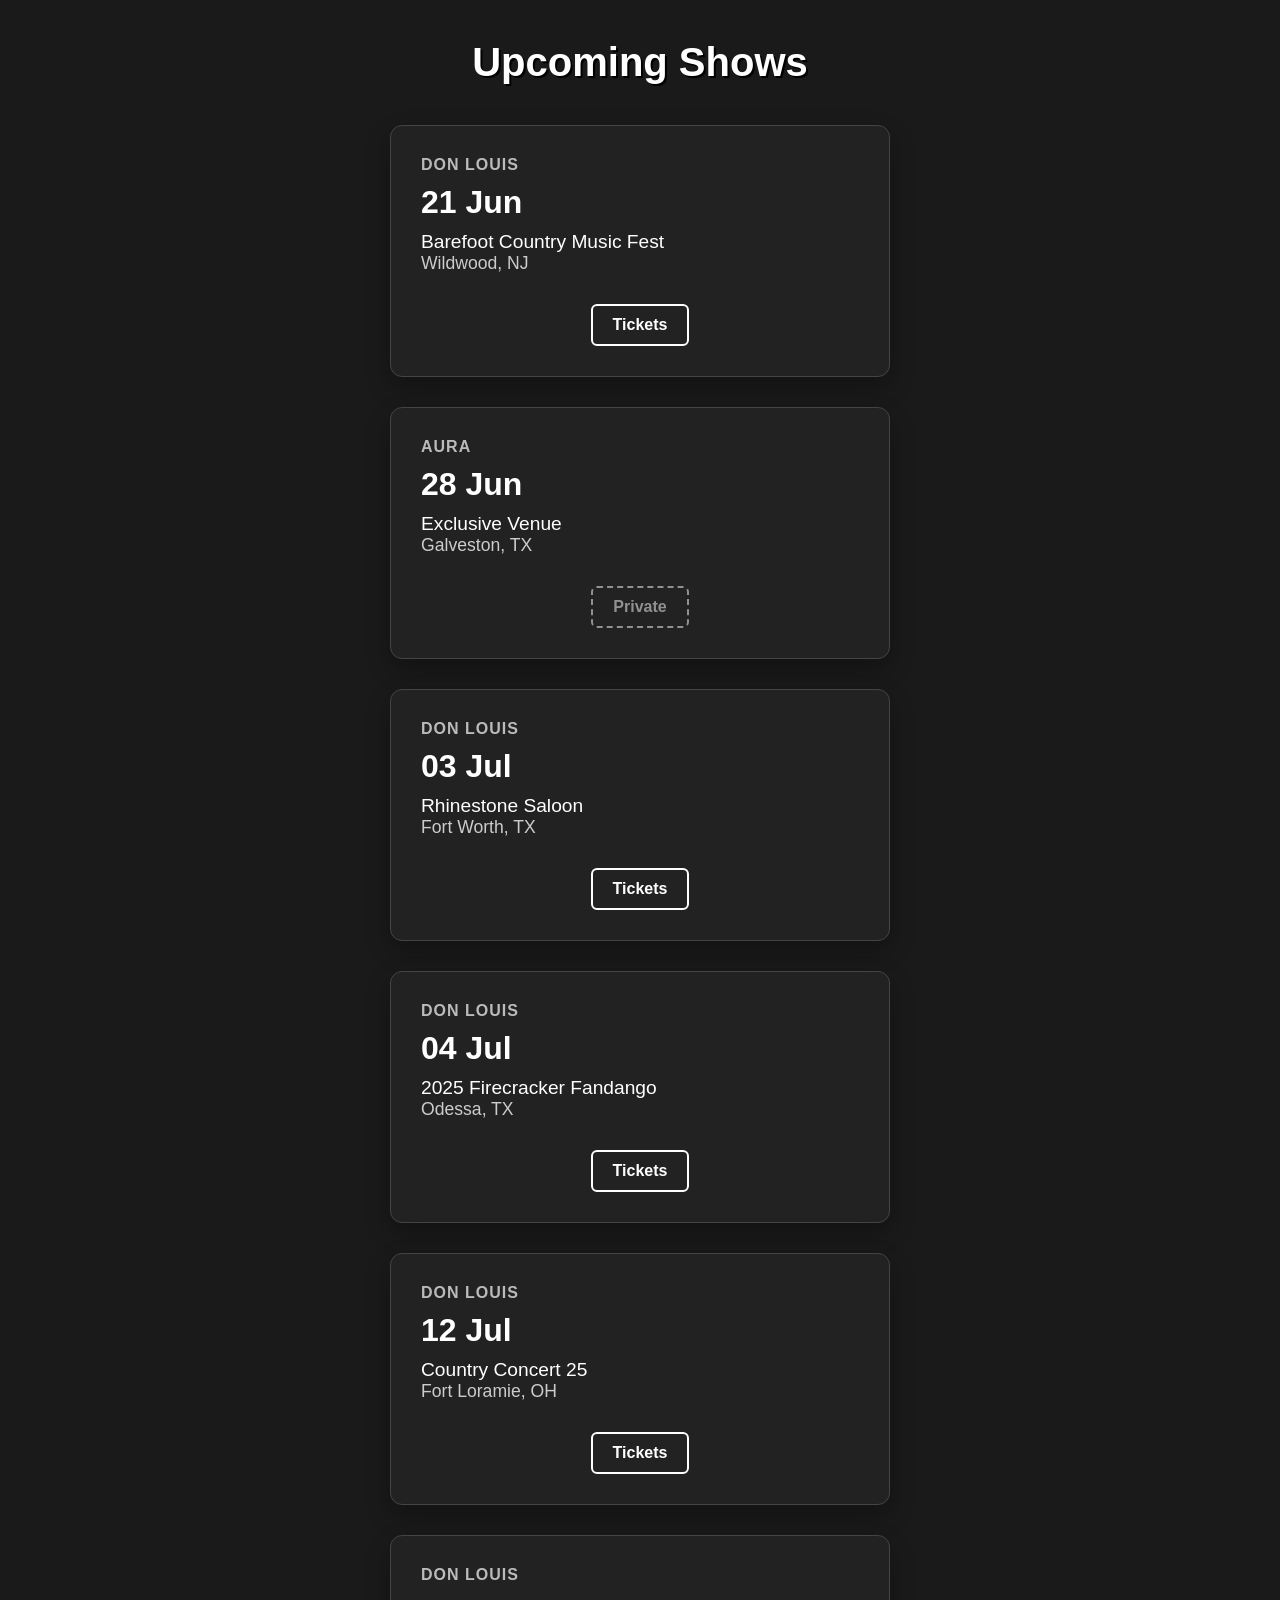
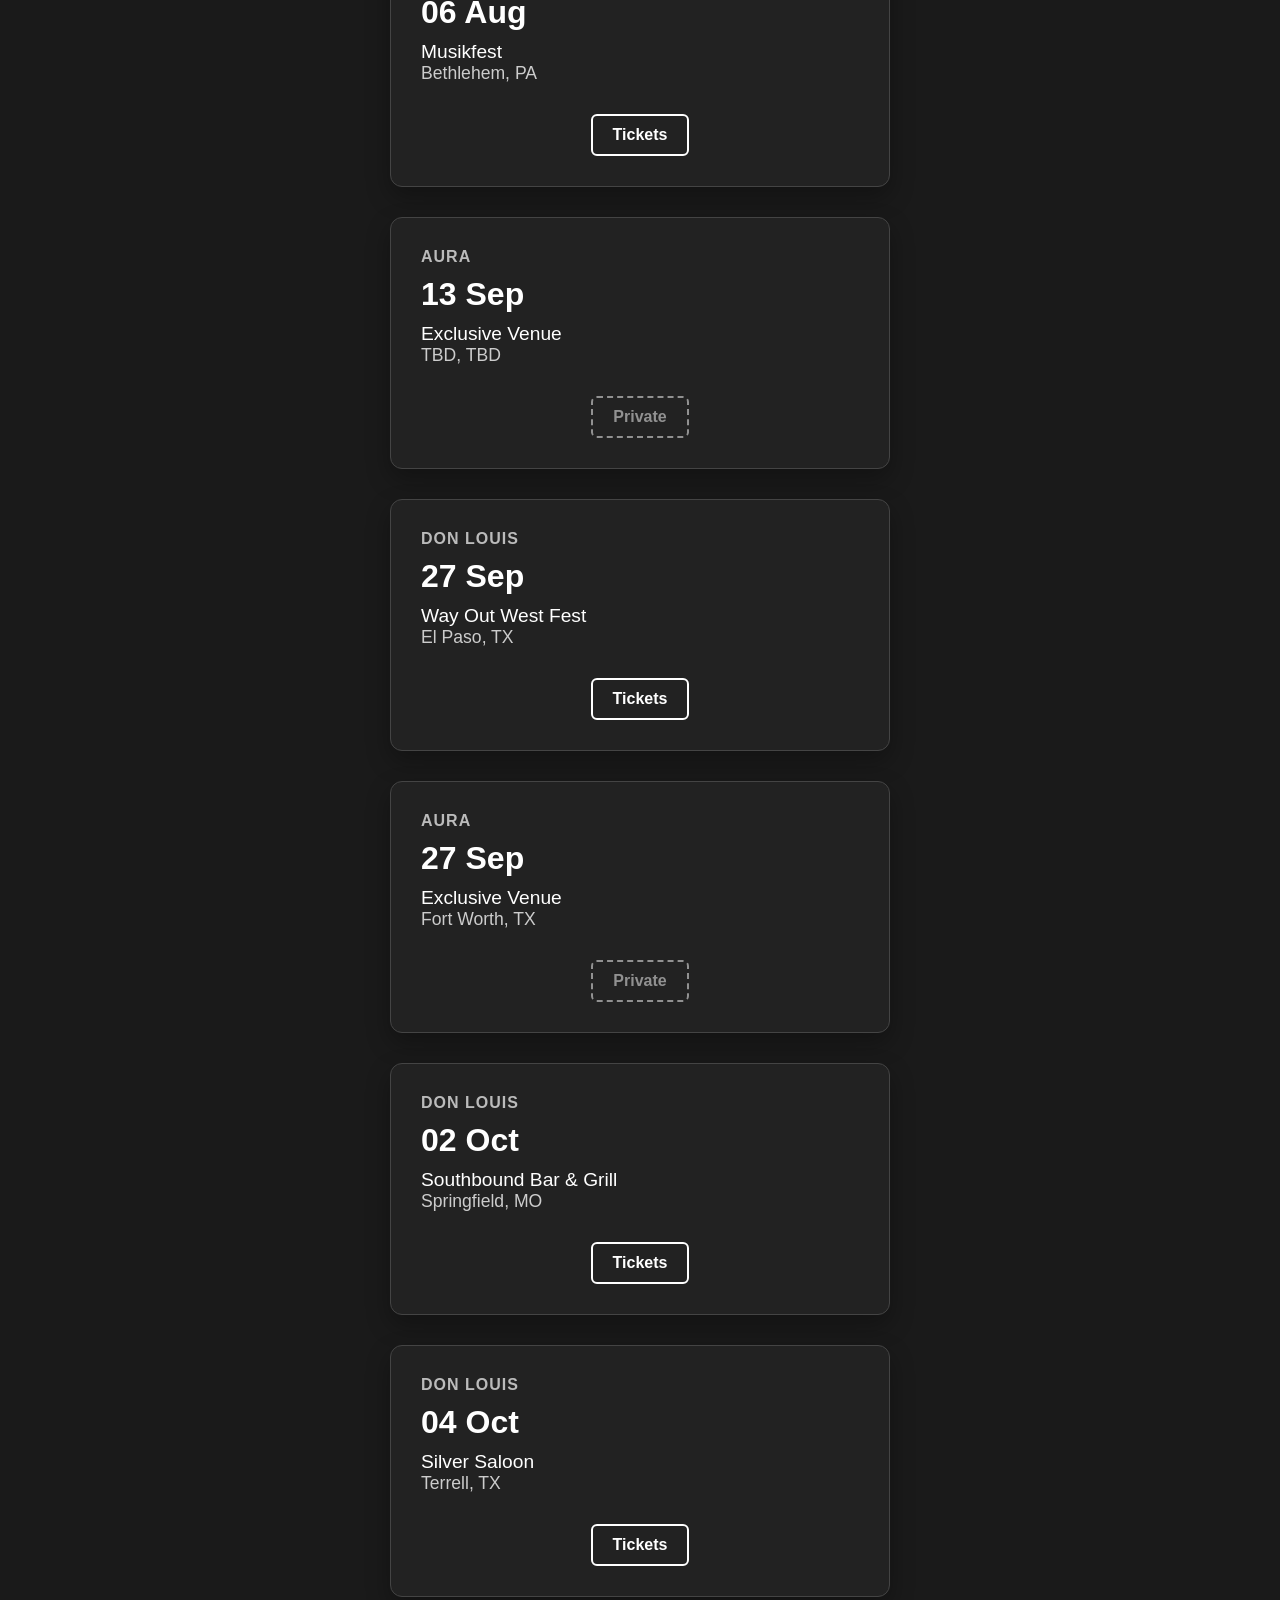
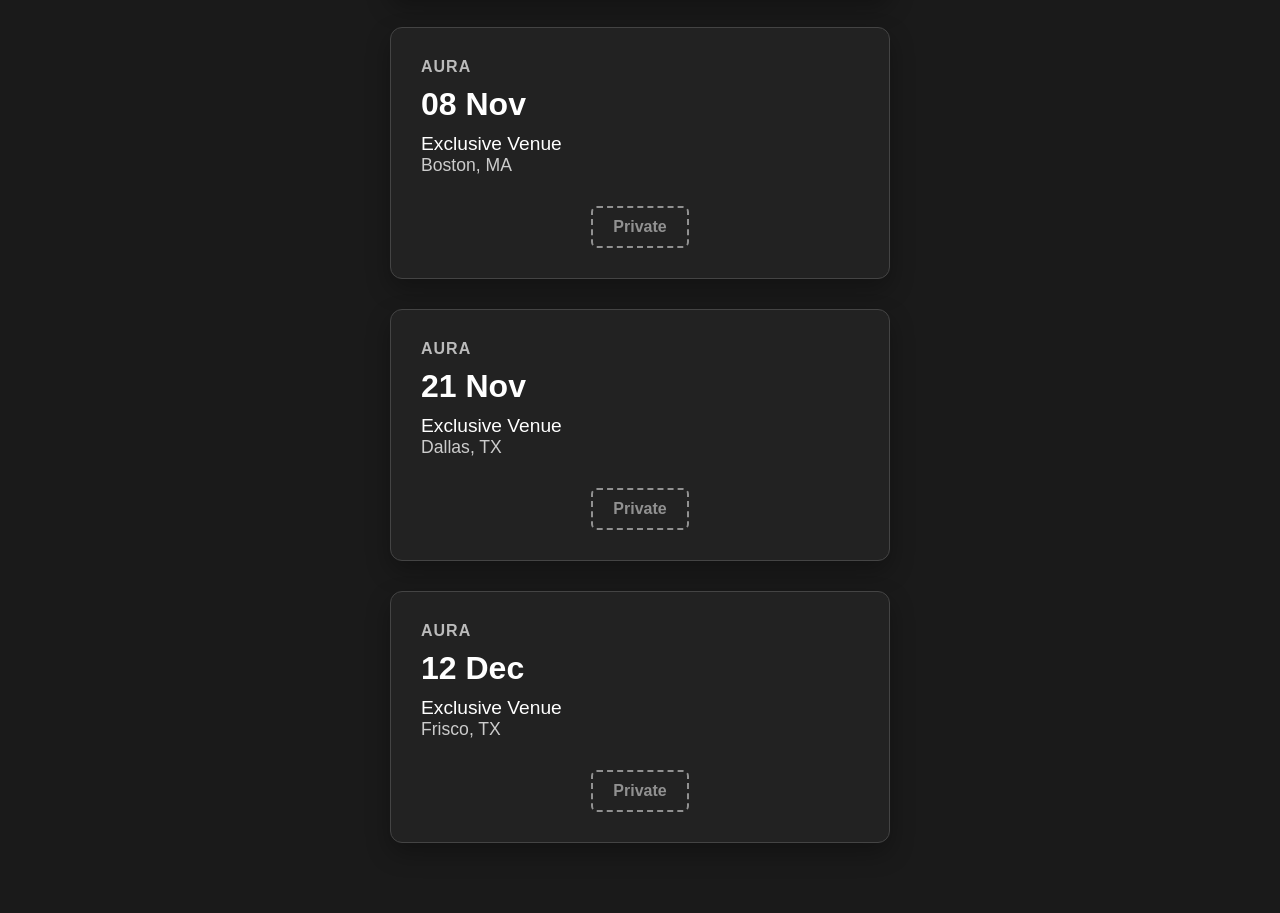
<file: index.html>
<!DOCTYPE html>
<html lang="en">
<head>
  <meta charset="UTF-8">
  <title>Tour Dates</title>
  <style>
    body {
      background-color: #1a1a1a;
      font-family: 'Helvetica Neue', sans-serif;
      color: #fff;
      margin: 0;
      padding: 40px 20px;
      display: flex;
      justify-content: center;
    }
    .container {
      max-width: 500px;
      width: 100%;
    }
    .heading {
      font-size: 2.5em;
      text-align: center;
      margin-bottom: 40px;
      font-weight: bold;
      text-shadow: 2px 2px #000;
    }
    .card {
      background-color: #222;
      border: 1px solid #444;
      border-radius: 12px;
      padding: 30px;
      margin-bottom: 30px;
      box-shadow: 0 10px 25px rgba(0, 0, 0, 0.3);
    }
    .artist {
      font-size: 1em;
      font-weight: bold;
      letter-spacing: 1px;
      text-transform: uppercase;
      color: #bbb;
      margin-bottom: 10px;
    }
    .date {
      font-size: 2em;
      font-weight: bold;
      margin-bottom: 10px;
    }
    .venue {
      font-size: 1.2em;
      font-weight: 500;
    }
    .location {
      font-size: 1.1em;
      margin-bottom: 30px;
      color: #ccc;
    }
    .buttons {
      display: flex;
      justify-content: center;
    }
    .buttons a,
    .buttons span {
      text-decoration: none;
      color: #fff;
      border: 2px solid #fff;
      padding: 10px 20px;
      border-radius: 6px;
      font-weight: bold;
      transition: all 0.3s ease;
    }
    .buttons a:hover {
      background-color: #fff;
      color: #000;
    }
    .buttons span {
      opacity: 0.5;
      cursor: default;
      background-color: transparent;
      border-style: dashed;
    }
  </style>
</head>
<body>
  <div class="container">
    <div class="heading">Upcoming Shows</div>
    
    <div class="card">
      <div class="artist">Don Louis</div>
      <div class="date">21 Jun</div>
      <div class="venue">Barefoot Country Music Fest</div>
      <div class="location">Wildwood, NJ</div>
      <div class="buttons"><a href="https://barefootcountrymusicfest.com/" target="_blank">Tickets</a></div>
    </div>
    
    <div class="card">
      <div class="artist">AURA</div>
      <div class="date">28 Jun</div>
      <div class="venue">Exclusive Venue</div>
      <div class="location">Galveston, TX</div>
      <div class="buttons"><span>Private</span></div>
    </div>
    
    <div class="card">
      <div class="artist">Don Louis</div>
      <div class="date">03 Jul</div>
      <div class="venue">Rhinestone Saloon</div>
      <div class="location">Fort Worth, TX</div>
      <div class="buttons"><a href="https://www.rhinestonesaloon.com/" target="_blank">Tickets</a></div>
    </div>
    
    <div class="card">
      <div class="artist">Don Louis</div>
      <div class="date">04 Jul</div>
      <div class="venue">2025 Firecracker Fandango</div>
      <div class="location">Odessa, TX</div>
      <div class="buttons"><a href="https://discoverodessa.org/event/2025-firecracker-fandango/#:~:text=July%204%20%40%206%3A00%20pm%20%2D%2010%3A00%20pm&text=Get%20ready%20to%20celebrate%20Independence,ring%20in%20true%20American%20spirit." target="_blank">Tickets</a></div>
    </div>
    
    <div class="card">
      <div class="artist">Don Louis</div>
      <div class="date">12 Jul</div>
      <div class="venue">Country Concert 25</div>
      <div class="location">Fort Loramie, OH</div>
      <div class="buttons"><a href="https://countryconcert.com/" target="_blank">Tickets</a></div>
    </div>
    
    <div class="card">
      <div class="artist">Don Louis</div>
      <div class="date">06 Aug</div>
      <div class="venue">Musikfest</div>
      <div class="location">Bethlehem, PA</div>
      <div class="buttons"><a href="https://www.musikfest.org/" target="_blank">Tickets</a></div>
    </div>
    
    <div class="card">
      <div class="artist">AURA</div>
      <div class="date">13 Sep</div>
      <div class="venue">Exclusive Venue</div>
      <div class="location">TBD, TBD</div>
      <div class="buttons"><span>Private</span></div>
    </div>
    
    <div class="card">
      <div class="artist">Don Louis</div>
      <div class="date">27 Sep</div>
      <div class="venue">Way Out West Fest</div>
      <div class="location">El Paso, TX</div>
      <div class="buttons"><a href="https://epwayoutwest.com/" target="_blank">Tickets</a></div>
    </div>
    
    <div class="card">
      <div class="artist">AURA</div>
      <div class="date">27 Sep</div>
      <div class="venue">Exclusive Venue</div>
      <div class="location">Fort Worth, TX</div>
      <div class="buttons"><span>Private</span></div>
    </div>
    
    <div class="card">
      <div class="artist">Don Louis</div>
      <div class="date">02 Oct</div>
      <div class="venue">Southbound Bar & Grill</div>
      <div class="location">Springfield, MO</div>
      <div class="buttons"><a href="https://www.southboundbar.com/" target="_blank">Tickets</a></div>
    </div>
    
    <div class="card">
      <div class="artist">Don Louis</div>
      <div class="date">04 Oct</div>
      <div class="venue">Silver Saloon</div>
      <div class="location">Terrell, TX</div>
      <div class="buttons"><a href="https://www.silversaloonterrell.com/" target="_blank">Tickets</a></div>
    </div>
    
    <div class="card">
      <div class="artist">AURA</div>
      <div class="date">08 Nov</div>
      <div class="venue">Exclusive Venue</div>
      <div class="location">Boston, MA</div>
      <div class="buttons"><span>Private</span></div>
    </div>
    
    <div class="card">
      <div class="artist">AURA</div>
      <div class="date">21 Nov</div>
      <div class="venue">Exclusive Venue</div>
      <div class="location">Dallas, TX</div>
      <div class="buttons"><span>Private</span></div>
    </div>
    
    <div class="card">
      <div class="artist">AURA</div>
      <div class="date">12 Dec</div>
      <div class="venue">Exclusive Venue</div>
      <div class="location">Frisco, TX</div>
      <div class="buttons"><span>Private</span></div>
    </div>
    
  </div>
</body>
</html>
</file>
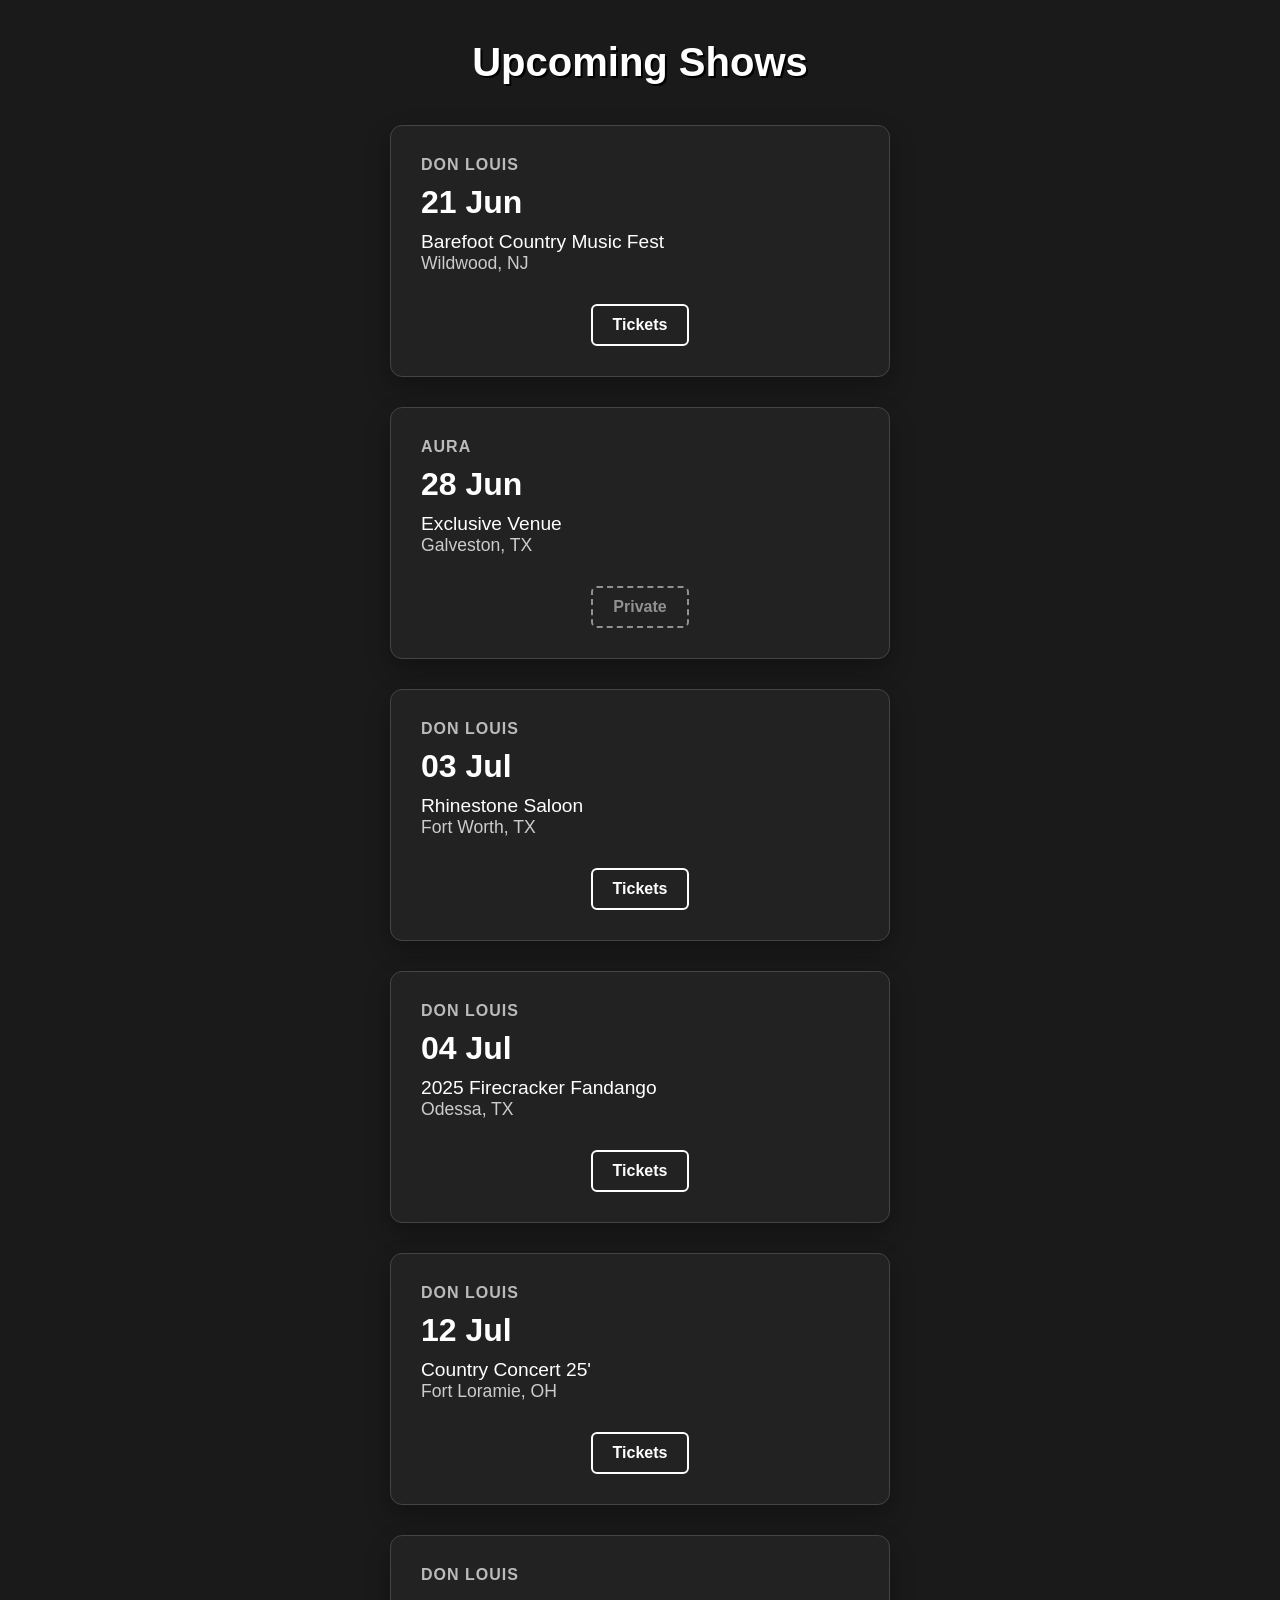
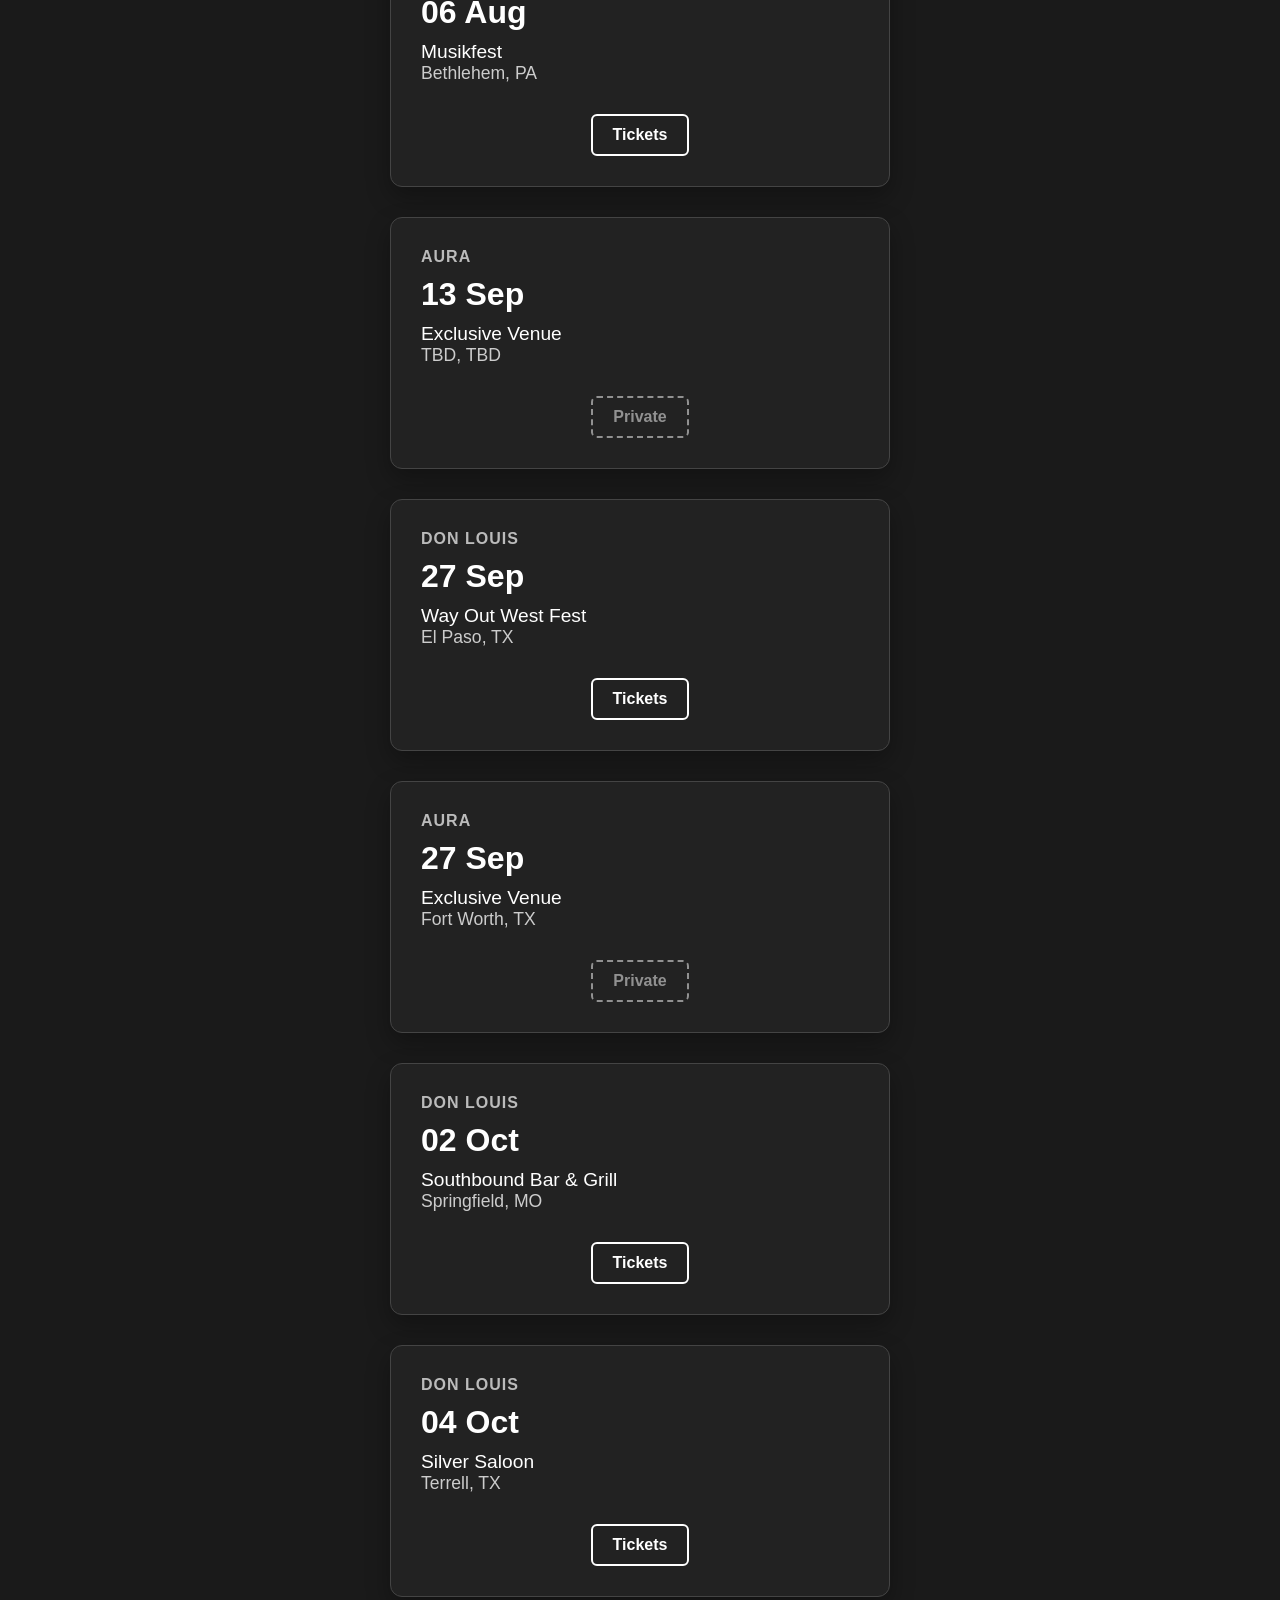
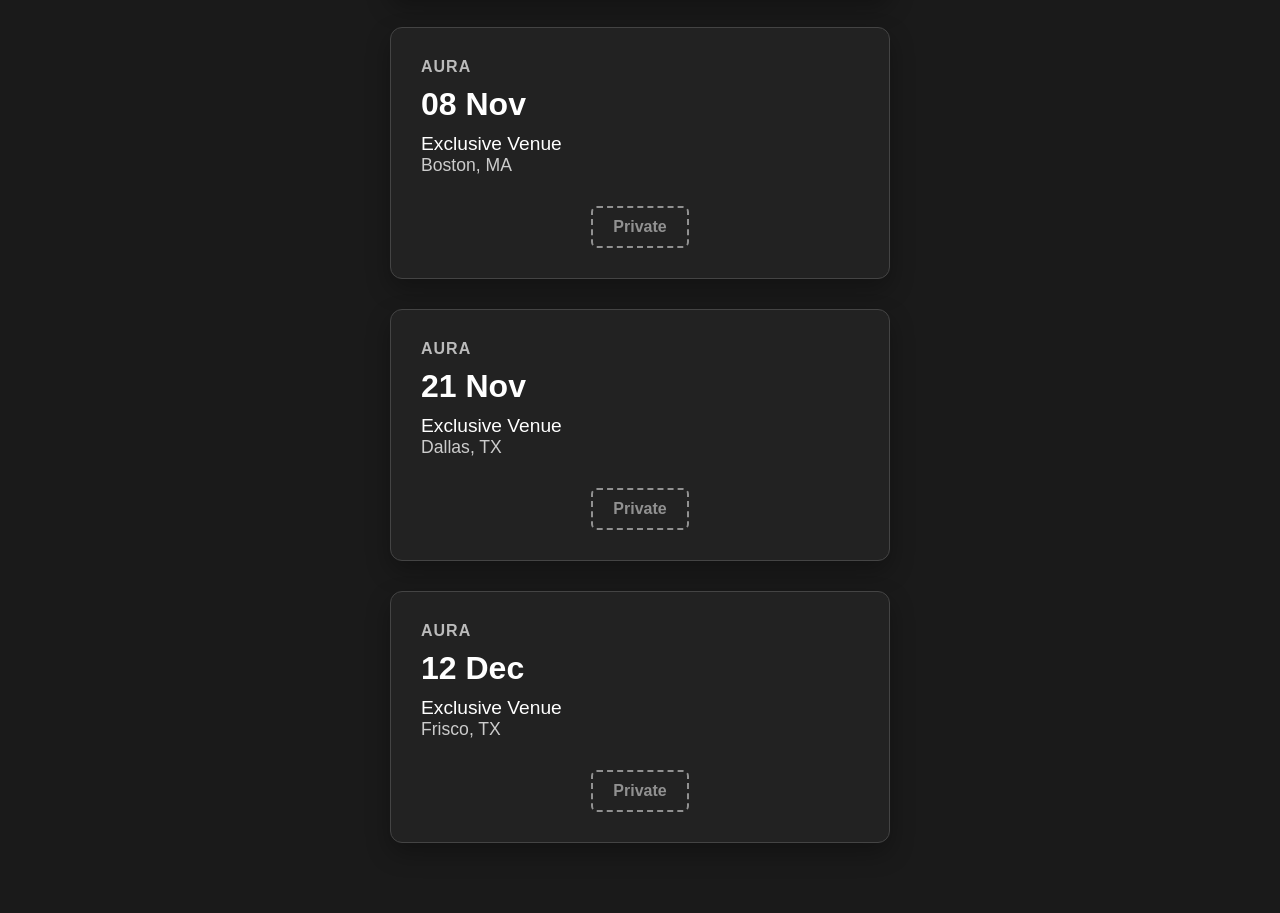
<file: src/index.html>
<!DOCTYPE html>
<html lang="en">
<head>
  <meta charset="UTF-8">
  <title>Tour Dates</title>
  <style>
    body {
      background-color: #1a1a1a;
      font-family: 'Helvetica Neue', sans-serif;
      color: #fff;
      margin: 0;
      padding: 40px 20px;
      display: flex;
      justify-content: center;
    }
    .container {
      max-width: 500px;
      width: 100%;
    }
    .heading {
      font-size: 2.5em;
      text-align: center;
      margin-bottom: 40px;
      font-weight: bold;
      text-shadow: 2px 2px #000;
    }
    .card {
      background-color: #222;
      border: 1px solid #444;
      border-radius: 12px;
      padding: 30px;
      margin-bottom: 30px;
      box-shadow: 0 10px 25px rgba(0, 0, 0, 0.3);
    }
    .artist {
      font-size: 1em;
      font-weight: bold;
      letter-spacing: 1px;
      text-transform: uppercase;
      color: #bbb;
      margin-bottom: 10px;
    }
    .date {
      font-size: 2em;
      font-weight: bold;
      margin-bottom: 10px;
    }
    .venue {
      font-size: 1.2em;
      font-weight: 500;
    }
    .location {
      font-size: 1.1em;
      margin-bottom: 30px;
      color: #ccc;
    }
    .buttons {
      display: flex;
      justify-content: center;
    }
    .buttons a,
    .buttons span {
      text-decoration: none;
      color: #fff;
      border: 2px solid #fff;
      padding: 10px 20px;
      border-radius: 6px;
      font-weight: bold;
      transition: all 0.3s ease;
    }
    .buttons a:hover {
      background-color: #fff;
      color: #000;
    }
    .buttons span {
      opacity: 0.5;
      cursor: default;
      background-color: transparent;
      border-style: dashed;
    }
  </style>
</head>
<body>
  <div class="container">
    <div class="heading">Upcoming Shows</div>
    
    <div class="card">
      <div class="artist">Don Louis</div>
      <div class="date">21 Jun</div>
      <div class="venue">Barefoot Country Music Fest</div>
      <div class="location">Wildwood, NJ</div>
      <div class="buttons"><a href="https://barefootcountrymusicfest.com/" target="_blank">Tickets</a></div>
    </div>
    
    <div class="card">
      <div class="artist">AURA</div>
      <div class="date">28 Jun</div>
      <div class="venue">Exclusive Venue</div>
      <div class="location">Galveston, TX</div>
      <div class="buttons"><span>Private</span></div>
    </div>
    
    <div class="card">
      <div class="artist">Don Louis</div>
      <div class="date">03 Jul</div>
      <div class="venue">Rhinestone Saloon</div>
      <div class="location">Fort Worth, TX</div>
      <div class="buttons"><a href="https://www.rhinestonesaloon.com/" target="_blank">Tickets</a></div>
    </div>
    
    <div class="card">
      <div class="artist">Don Louis</div>
      <div class="date">04 Jul</div>
      <div class="venue">2025 Firecracker Fandango</div>
      <div class="location">Odessa, TX</div>
      <div class="buttons"><a href="https://discoverodessa.org/event/2025-firecracker-fandango/#:~:text=July%204%20%40%206%3A00%20pm%20%2D%2010%3A00%20pm&text=Get%20ready%20to%20celebrate%20Independence,ring%20in%20true%20American%20spirit." target="_blank">Tickets</a></div>
    </div>
    
    <div class="card">
      <div class="artist">Don Louis</div>
      <div class="date">12 Jul</div>
      <div class="venue">Country Concert 25'</div>
      <div class="location">Fort Loramie, OH</div>
      <div class="buttons"><a href="https://countryconcert.com/" target="_blank">Tickets</a></div>
    </div>
    
    <div class="card">
      <div class="artist">Don Louis</div>
      <div class="date">06 Aug</div>
      <div class="venue">Musikfest</div>
      <div class="location">Bethlehem, PA</div>
      <div class="buttons"><a href="https://www.musikfest.org/" target="_blank">Tickets</a></div>
    </div>
    
    <div class="card">
      <div class="artist">AURA</div>
      <div class="date">13 Sep</div>
      <div class="venue">Exclusive Venue</div>
      <div class="location">TBD, TBD</div>
      <div class="buttons"><span>Private</span></div>
    </div>
    
    <div class="card">
      <div class="artist">Don Louis</div>
      <div class="date">27 Sep</div>
      <div class="venue">Way Out West Fest</div>
      <div class="location">El Paso, TX</div>
      <div class="buttons"><a href="https://epwayoutwest.com/" target="_blank">Tickets</a></div>
    </div>
    
    <div class="card">
      <div class="artist">AURA</div>
      <div class="date">27 Sep</div>
      <div class="venue">Exclusive Venue</div>
      <div class="location">Fort Worth, TX</div>
      <div class="buttons"><span>Private</span></div>
    </div>
    
    <div class="card">
      <div class="artist">Don Louis</div>
      <div class="date">02 Oct</div>
      <div class="venue">Southbound Bar & Grill</div>
      <div class="location">Springfield, MO</div>
      <div class="buttons"><a href="https://www.southboundbar.com/" target="_blank">Tickets</a></div>
    </div>
    
    <div class="card">
      <div class="artist">Don Louis</div>
      <div class="date">04 Oct</div>
      <div class="venue">Silver Saloon</div>
      <div class="location">Terrell, TX</div>
      <div class="buttons"><a href="https://www.silversaloonterrell.com/" target="_blank">Tickets</a></div>
    </div>
    
    <div class="card">
      <div class="artist">AURA</div>
      <div class="date">08 Nov</div>
      <div class="venue">Exclusive Venue</div>
      <div class="location">Boston, MA</div>
      <div class="buttons"><span>Private</span></div>
    </div>
    
    <div class="card">
      <div class="artist">AURA</div>
      <div class="date">21 Nov</div>
      <div class="venue">Exclusive Venue</div>
      <div class="location">Dallas, TX</div>
      <div class="buttons"><span>Private</span></div>
    </div>
    
    <div class="card">
      <div class="artist">AURA</div>
      <div class="date">12 Dec</div>
      <div class="venue">Exclusive Venue</div>
      <div class="location">Frisco, TX</div>
      <div class="buttons"><span>Private</span></div>
    </div>
    
  </div>
</body>
</html>
</file>
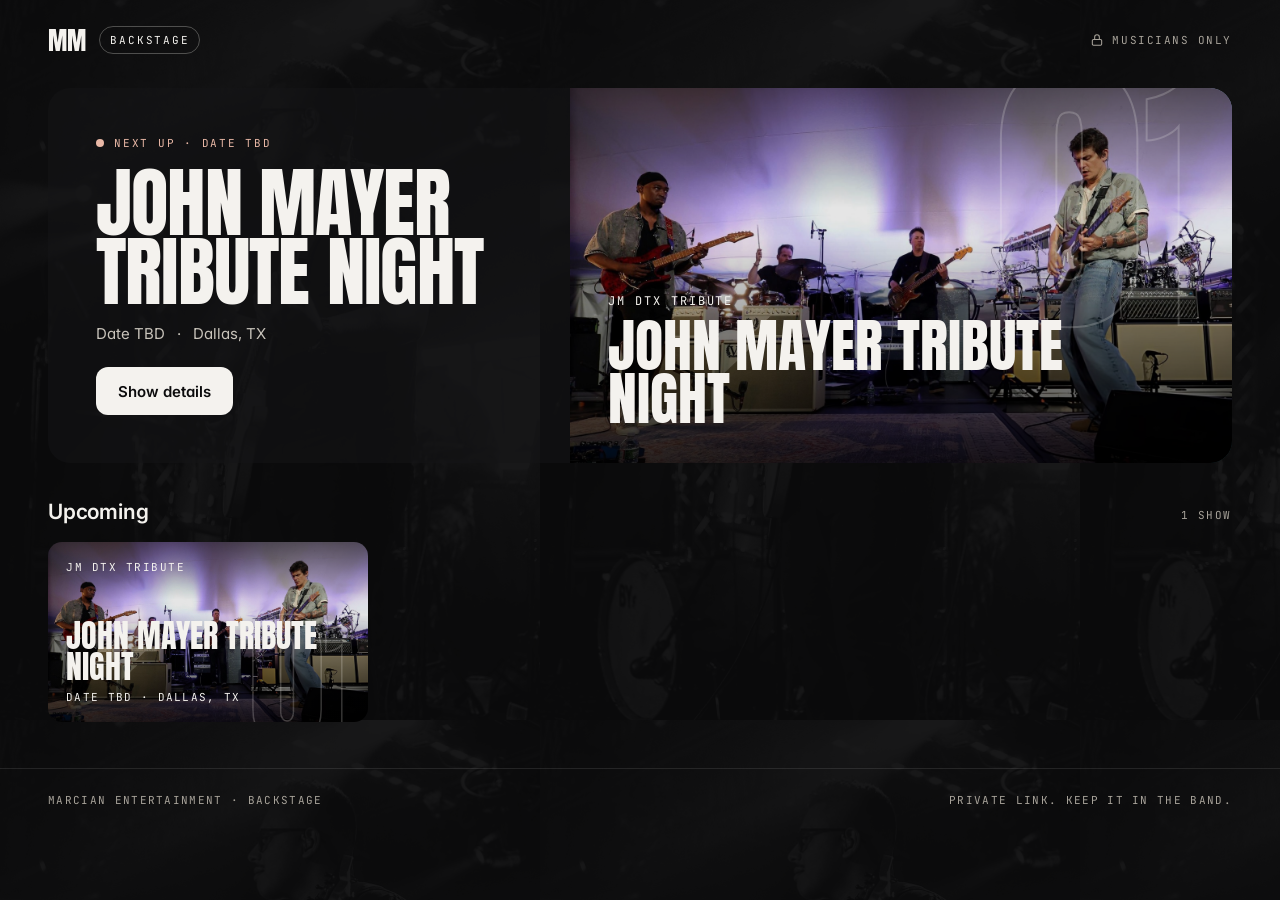
<file: docs/backstage/index.html>
<!DOCTYPE html>
<!-- SPDX-License-Identifier: MIT · © 2026 Marcus Maldonado · https://marcus.band -->
<html lang="en">
<head>
  <meta charset="UTF-8" />
  <meta name="viewport" content="width=device-width, initial-scale=1.0" />
  <meta name="robots" content="noindex, nofollow" />
  <title>Backstage — Marcus Maldonado</title>
  <link rel="icon" href="../assets/img/favicon.ico" sizes="any" />
  <link rel="icon" type="image/png" sizes="48x48" href="../assets/img/favicon-48.png" />
  <link rel="icon" type="image/png" sizes="192x192" href="../assets/img/favicon-192.png" />
  <link rel="apple-touch-icon" href="../assets/img/apple-touch-icon.png" />
  <script src="../assets/js/head.js"></script>
  <link rel="stylesheet" href="../assets/css/styles-backstage.css">
</head>
<body class="bs-body">
  <div class="bs-root">
    <div class="bs-backdrop" aria-hidden="true"></div>

    <header class="bs-header">
      <a href="./" class="bs-brand">
        <span class="bs-mark">MM</span>
        <span class="bs-badge">Backstage</span>
      </a>
      <div class="bs-label bs-private">
        <svg width="14" height="14" viewBox="0 0 24 24" fill="none" stroke="currentColor" stroke-width="1.8" stroke-linecap="round" stroke-linejoin="round" aria-hidden="true"><rect x="4" y="11" width="16" height="10" rx="2"></rect><path d="M8 11V7a4 4 0 0 1 8 0v4"></path></svg>
        <span>Musicians only</span>
      </div>
    </header>

    <main id="bs-main">
      <div class="bs-status">Loading shows…</div>
    </main>

    <footer class="bs-footer">
      <span>Marcian Entertainment · Backstage</span>
      <span>Private link. Keep it in the band.</span>
    </footer>
  </div>

  <script src="../assets/js/backstage.js"></script>
  <script>
    const { fmt, esc } = MM.Backstage;
    const showUrl = s => `show/?id=${encodeURIComponent(s.id)}`;

    function heroHTML(s) {
      return `
        <section class="bs-hero" aria-label="Next up">
          <div class="bs-hero-inner">
            <div class="bs-hero-copy">
              <div class="bs-eyebrow">Next up · ${fmt.days(s.daysOut)}</div>
              <h1 class="bs-hero-title">${esc(s.type)}</h1>
              <div class="bs-hero-meta">
                ${[fmt.date(s.when), fmt.place(s)].filter(Boolean)
                  .map(m => `<span>${esc(m)}</span>`).join('<span aria-hidden="true">·</span>')}
              </div>
              <div class="bs-hero-actions">
                <a class="bs-btn bs-btn--primary" href="${showUrl(s)}">Show details</a>
              </div>
            </div>
            <a class="bs-poster${s.poster ? ' has-img' : ''}" href="${showUrl(s)}" style="${s.art}" aria-label="Open ${esc(s.type)}">
              <span class="bs-poster-num" aria-hidden="true">${s.num}</span>
              <span class="bs-poster-text">
                <span class="bs-poster-client">${esc(s.client)}</span>
                <span class="bs-poster-title">${esc(s.type)}</span>
              </span>
            </a>
          </div>
        </section>`;
    }

    function cardHTML(s) {
      return `
        <a class="bs-card${s.isPast ? ' bs-card--past' : ''}${s.poster ? ' has-img' : ''}" href="${showUrl(s)}" style="${s.art}">
          <span class="bs-card-num" aria-hidden="true">${s.num}</span>
          <span class="bs-card-top">
            <span>${esc(s.client)}</span>
            ${s.isPast ? '<span class="bs-card-tag">Played</span>' : ''}
          </span>
          <span class="bs-card-bottom">
            <span class="bs-card-title">${esc(s.type)}</span>
            <span class="bs-card-meta">${fmt.short(s.when)} · ${esc(s.city)}</span>
          </span>
        </a>`;
    }

    function shelfHTML(id, title, aside, shows, empty) {
      const body = shows.length
        ? `<div class="bs-shelf">${shows.map(cardHTML).join('')}</div>`
        : `<div class="bs-empty">${empty}</div>`;
      return `
        <section class="bs-shelf-section" id="${id}" aria-labelledby="${id}-h">
          <div class="bs-shelf-head">
            <h2 class="bs-shelf-title" id="${id}-h">${title}</h2>
            <span class="bs-label">${aside}</span>
          </div>
          ${body}
        </section>`;
    }

    MM.Backstage.fetch()
      .then(({ upcoming, past }) => {
        const count = `${upcoming.length} ${upcoming.length === 1 ? 'show' : 'shows'}`;
        document.getElementById('bs-main').innerHTML =
          (upcoming.length ? heroHTML(upcoming[0]) : '') +
          shelfHTML('upcoming', 'Upcoming', count, upcoming, 'No upcoming shows on the books yet.') +
          (past.length ? shelfHTML('past', 'Past shows', 'Setlists stay up', past, '') : '');
      })
      .catch(err => {
        document.getElementById('bs-main').innerHTML =
          '<div class="bs-status">Could not load shows. Please try again later.</div>';
        console.error(err);
      });
  </script>
</body>
</html>
</file>
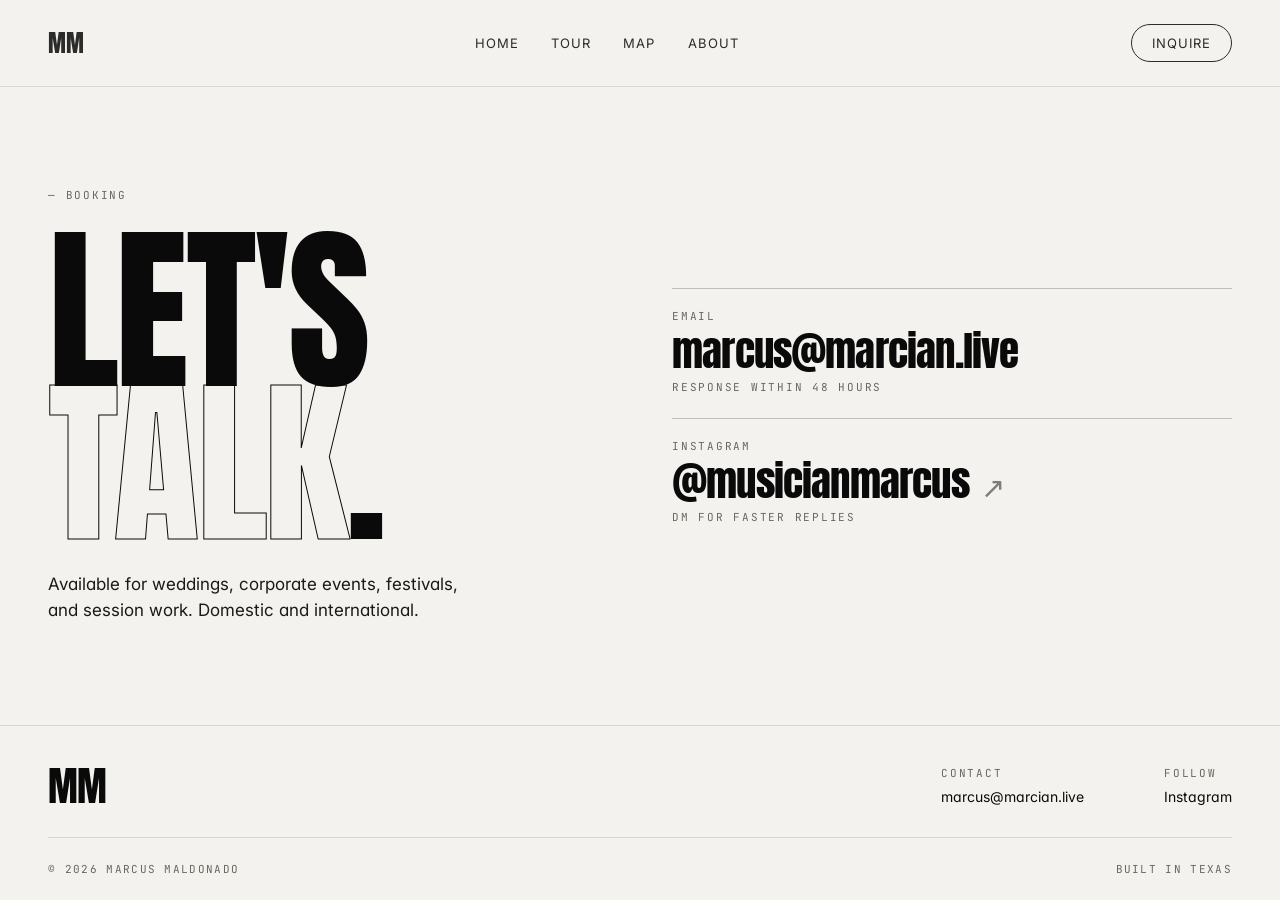
<file: docs/booking/index.html>
<!DOCTYPE html>
<!-- SPDX-License-Identifier: MIT · © 2026 Marcus Maldonado · https://marcus.band -->
<html lang="en">
<head>
  <meta charset="UTF-8" />
  <meta name="viewport" content="width=device-width, initial-scale=1.0" />
  <title>Booking — Marcus Maldonado</title>
  <meta property="og:title" content="Booking — Marcus Maldonado" />
  <meta name="description" content="Available for weddings, corporate events, festivals, and session work. Domestic and international." />
  <meta property="og:description" content="Available for weddings, corporate events, festivals, and session work. Domestic and international." />
  <meta property="og:image" content="https://marcus.band/assets/img/mm-og.jpg" />
  <meta property="og:image:width" content="1200" />
  <meta property="og:image:height" content="630" />
  <meta property="og:url" content="https://marcus.band/booking/" />
  <meta property="og:type" content="website" />
  <meta name="twitter:card" content="summary_large_image" />
  <link rel="canonical" href="https://marcus.band/booking/" />
  <script type="application/ld+json">
  {
    "@context": "https://schema.org",
    "@type": "Person",
    "name": "Marcus Maldonado",
    "alternateName": "@musicianmarcus",
    "url": "https://marcus.band",
    "image": "https://marcus.band/assets/img/mm-backdrop.jpg",
    "jobTitle": "Guitarist",
    "description": "Dallas-based guitarist. Soulful, professional guitar performances for artists, weddings, and luxury experiences. Not to be confused with the recording artist of the same name on Apple Music and Spotify.",
    "disambiguatingDescription": "Dallas, Texas guitarist and engineer. Live performance, sideman work, and private events. Distinct from the recording artist at music.apple.com/us/artist/marcus-maldonado/1556543901 and open.spotify.com/artist/6EZ66zV2op8yaMImJdbkw3, who is a different person of the same name.",
    "address": {
      "@type": "PostalAddress",
      "addressLocality": "Dallas",
      "addressRegion": "TX",
      "addressCountry": "US"
    },
    "sameAs": [
      "https://www.instagram.com/musicianmarcus"
    ]
  }
  </script>
  <link rel="icon" href="../assets/img/favicon.ico" sizes="any" />
  <link rel="icon" type="image/png" sizes="48x48" href="../assets/img/favicon-48.png" />
  <link rel="icon" type="image/png" sizes="192x192" href="../assets/img/favicon-192.png" />
  <link rel="apple-touch-icon" href="../assets/img/apple-touch-icon.png" />
  <script src="../assets/js/head.js"></script>
  <style>
    html, body { height: 100%; }
    .gl-nav--page { position: relative; flex-shrink: 0; }
    /* Fills the viewport when content fits; grows and scrolls when it doesn't */
    .gl-root.gl-page.gl-booking-simple { min-height: 100%; display: flex; flex-direction: column; }
    .gl-booking-hero { flex: 1; }

    @media (max-width: 768px) {
      .gl-nav--page { position: sticky; top: 0; z-index: 50; backdrop-filter: blur(12px); }
    }
  </style>
</head>
<body>
  <div class="gl-root gl-page gl-booking-simple">

    <!-- Nav -->
    <header class="gl-nav gl-nav--page">
      <a href="../" class="gl-mark">MM</a>
      <nav>
        <a href="../">Home</a>
        <a href="../tour/">Tour</a>
        <a href="../map/">Map</a>
        <a href="../about/">About</a>
      </nav>
      <a href="../booking/" class="gl-nav-cta">Inquire</a>
      <button class="gl-nav-toggle" id="nav-toggle" aria-label="Open menu">
        <span></span><span></span><span></span>
      </button>
    </header>
    <div class="gl-nav-overlay" id="nav-overlay">
      <button class="gl-nav-overlay-close" id="nav-close" aria-label="Close menu">✕</button>
      <a href="../">Home</a>
      <a href="../tour/">Tour</a>
      <a href="../map/">Map</a>
      <a href="../about/">About</a>
      <a href="./" class="gl-nav-overlay-cta is-current">Inquire</a>
    </div>

    <!-- Booking hero -->
    <section class="gl-booking-hero">
      <div class="gl-booking-hero-l">
        <span class="gl-mono gl-booking-eyebrow">— BOOKING</span>
        <h1 class="gl-booking-headline">
          Let's<br>
          <em>talk</em>.
        </h1>
        <p class="gl-booking-sub">
          Available for weddings, corporate events, festivals, and session work.
          Domestic and international.
        </p>
      </div>

      <div class="gl-booking-hero-r">
        <div class="gl-contact-block">
          <div class="gl-mono gl-contact-label">EMAIL</div>
          <a href="mailto:marcus@marcian.live" class="gl-contact-primary">
            marcus@marcian.live
          </a>
          <div class="gl-mono gl-contact-meta">RESPONSE WITHIN 48 HOURS</div>
        </div>

        <div class="gl-contact-block">
          <div class="gl-mono gl-contact-label">INSTAGRAM</div>
          <a href="https://www.instagram.com/musicianmarcus/" target="_blank" rel="noopener noreferrer me" class="gl-contact-primary">
            @musicianmarcus <span class="gl-contact-arrow">↗</span>
          </a>
          <div class="gl-mono gl-contact-meta">DM FOR FASTER REPLIES</div>
        </div>

      </div>
    </section>

    <div id="footer-mount"></div>

  </div>
  <script src="../assets/js/nav.js"></script>
  <script src="../assets/js/footer.js"></script>
</body>
</html>
</file>
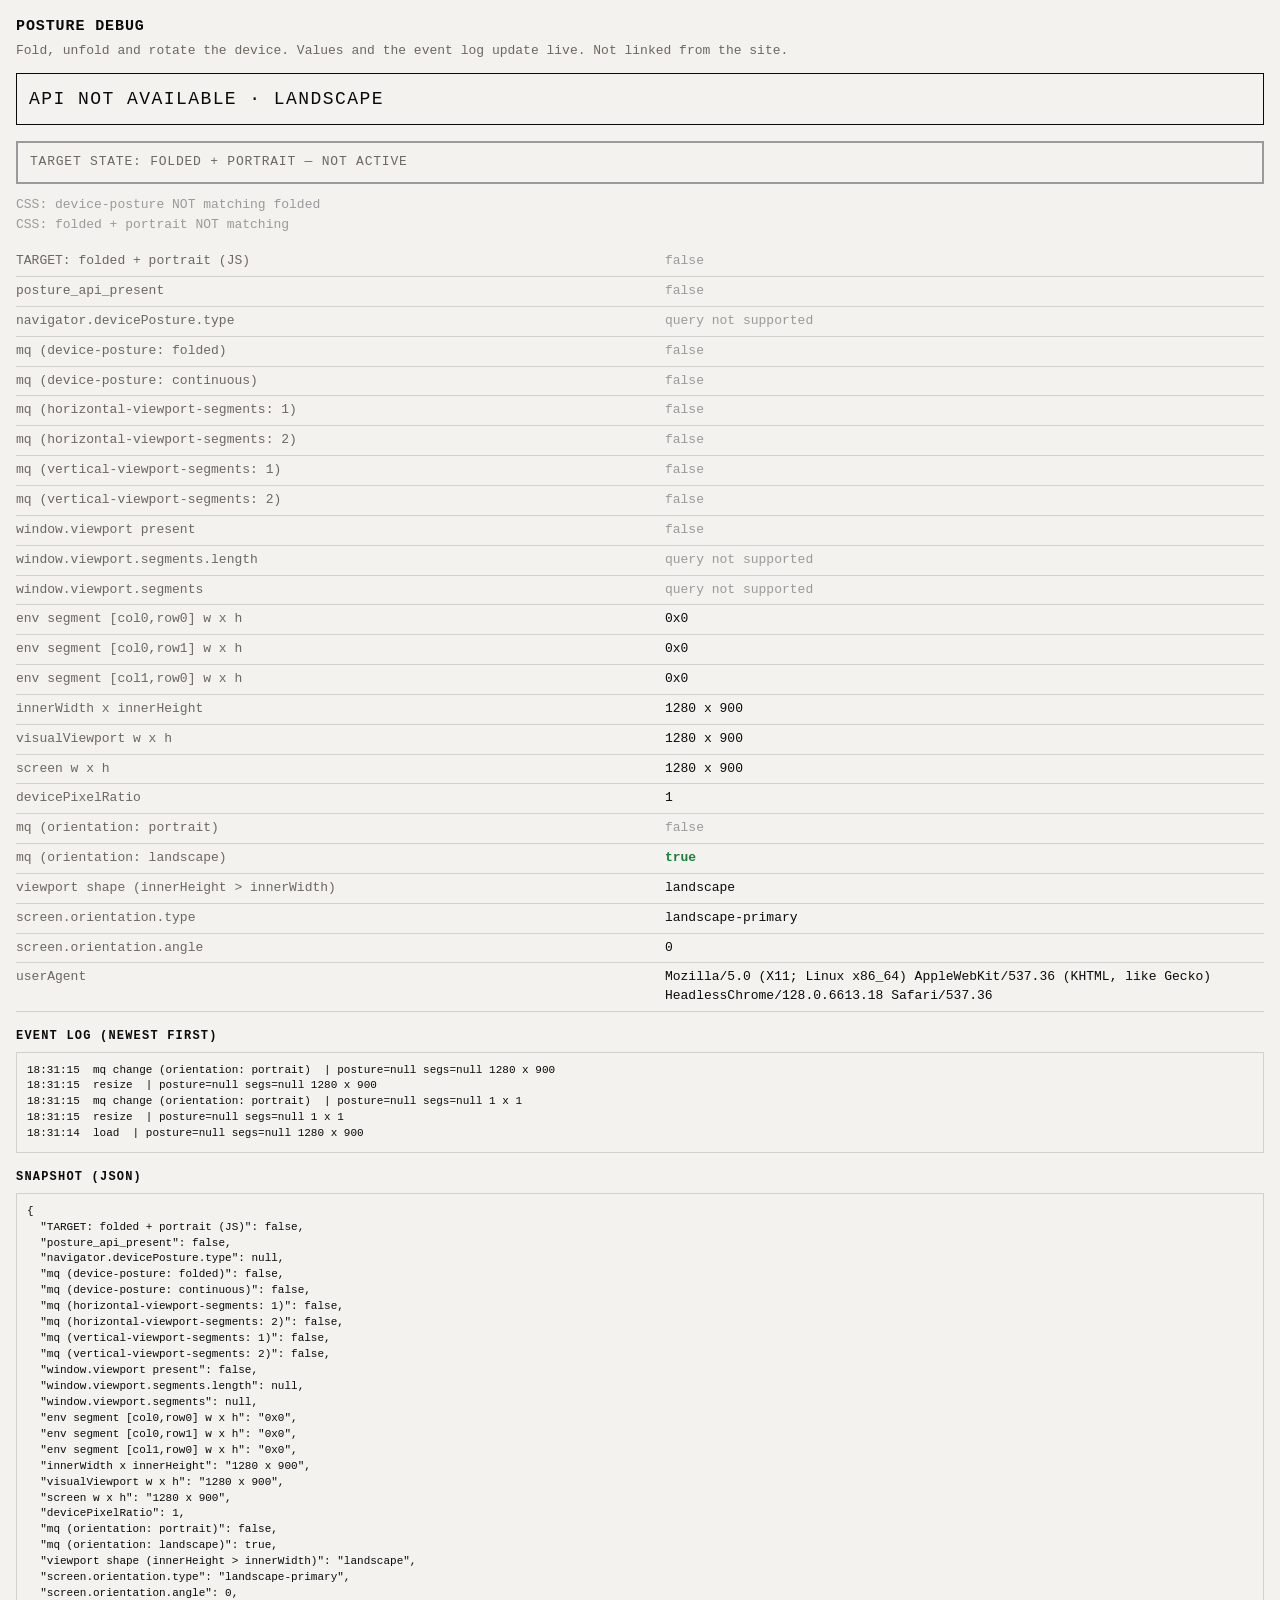
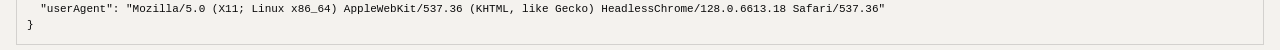
<file: docs/posture-debug/index.html>
<!DOCTYPE html>
<!-- SPDX-License-Identifier: MIT · © 2026 Marcus Maldonado · https://marcus.band -->
<html lang="en">
<head>
  <meta charset="UTF-8" />
  <meta name="viewport" content="width=device-width, initial-scale=1.0" />
  <meta name="robots" content="noindex, nofollow" />
  <title>Posture Debug — Marcus Maldonado</title>
  <link rel="icon" href="../assets/img/favicon.ico" sizes="any" />
  <style>
    :root { --bg: #F4F2EE; --fg: #0A0A0A; --muted: #6B6862; --line: rgba(10,10,10,0.14); --ok: #1B7F3B; --off: #9A9A9A; }
    * { box-sizing: border-box; }
    html, body { margin: 0; background: var(--bg); color: var(--fg); }
    body { font: 13px/1.45 ui-monospace, SFMono-Regular, Menlo, monospace; padding: 16px; }
    h1 { font-size: 15px; margin: 0 0 4px; letter-spacing: 0.06em; text-transform: uppercase; }
    p { margin: 0 0 12px; color: var(--muted); }
    .banner { padding: 12px; border: 1px solid var(--fg); margin-bottom: 16px; font-size: 18px; letter-spacing: 0.08em; text-transform: uppercase; }
    /* Pure-CSS indicator: this block only changes when the media query itself matches */
    .css-flag::before { content: "CSS: device-posture NOT matching folded"; color: var(--off); }
    .css-combo::before { content: "CSS: folded + portrait NOT matching"; color: var(--off); }
    @media (device-posture: folded) {
      .css-flag::before { content: "CSS: @media (device-posture: folded) MATCHES"; color: var(--ok); font-weight: 700; }
      .banner { background: var(--fg); color: var(--bg); }
    }
    @media (device-posture: folded) and (orientation: portrait) {
      .css-combo::before { content: "CSS: @media (device-posture: folded) and (orientation: portrait) MATCHES"; color: var(--ok); font-weight: 700; }
    }
    .target { padding: 10px 12px; margin: 0 0 12px; border: 2px solid var(--off); color: var(--muted); letter-spacing: 0.06em; text-transform: uppercase; }
    .target.on { border-color: var(--ok); color: var(--ok); font-weight: 700; }
    table { width: 100%; border-collapse: collapse; margin-bottom: 16px; }
    td { padding: 5px 0; border-bottom: 1px solid var(--line); vertical-align: top; }
    td:first-child { color: var(--muted); padding-right: 12px; width: 52%; word-break: break-word; }
    @media (max-width: 560px) {
      tr { display: block; padding: 5px 0; border-bottom: 1px solid var(--line); }
      td { display: block; width: auto; border: 0; padding: 0; }
      td:first-child { width: auto; font-size: 11px; }
    }
    .yes { color: var(--ok); font-weight: 700; }
    .no { color: var(--off); }
    h2 { font-size: 12px; letter-spacing: 0.1em; text-transform: uppercase; margin: 16px 0 6px; }
    pre { margin: 0 0 16px; padding: 10px; border: 1px solid var(--line); overflow: auto; font-size: 11px; white-space: pre-wrap; word-break: break-all; }
    #log { max-height: 240px; overflow: auto; }
    button { font: inherit; padding: 8px 12px; border: 1px solid var(--fg); background: transparent; color: var(--fg); border-radius: 999px; }
  </style>
</head>
<body>
  <h1>Posture debug</h1>
  <p>Fold, unfold and rotate the device. Values and the event log update live. Not linked from the site.</p>

  <div class="banner" id="banner">…</div>
  <div class="target" id="target">…</div>
  <p class="css-flag" style="margin-bottom:2px"></p>
  <p class="css-combo"></p>

  <table id="rows"></table>

  <h2>Event log (newest first)</h2>
  <pre id="log"></pre>

  <h2>Snapshot (JSON)</h2>
  <pre id="json"></pre>
  <button id="copy" type="button">Copy snapshot</button>

  <!-- Probes: only resolve when env(viewport-segment-*) is supported; otherwise width stays "auto" -->
  <div id="probe-w00" style="position:absolute;visibility:hidden;width:env(viewport-segment-width 0 0, 0px);height:env(viewport-segment-height 0 0, 0px)"></div>
  <div id="probe-w01" style="position:absolute;visibility:hidden;width:env(viewport-segment-width 0 1, 0px);height:env(viewport-segment-height 0 1, 0px)"></div>
  <div id="probe-w10" style="position:absolute;visibility:hidden;width:env(viewport-segment-width 1 0, 0px);height:env(viewport-segment-height 1 0, 0px)"></div>

  <script>
    const $ = (id) => document.getElementById(id);
    const mq = (q) => { try { return window.matchMedia(q).matches; } catch (e) { return null; } };
    const flag = (v) => v === null ? '<span class="no">query not supported</span>' : v ? '<span class="yes">true</span>' : '<span class="no">false</span>';
    const rect = (r) => ({ x: Math.round(r.x), y: Math.round(r.y), w: Math.round(r.width), h: Math.round(r.height) });
    const logLines = [];

    function snapshot() {
      const dp = navigator.devicePosture;
      const segs = window.viewport && window.viewport.segments ? window.viewport.segments.map(rect) : null;
      const probe = (id) => { const b = $(id).getBoundingClientRect(); return `${Math.round(b.width)}x${Math.round(b.height)}`; };
      const so = screen.orientation;
      const portrait = mq('(orientation: portrait)');
      const folded = dp ? dp.type === 'folded' : mq('(device-posture: folded)');
      return {
        'TARGET: folded + portrait (JS)': !!(folded && portrait),
        posture_api_present: !!dp,
        'navigator.devicePosture.type': dp ? dp.type : null,
        'mq (device-posture: folded)': mq('(device-posture: folded)'),
        'mq (device-posture: continuous)': mq('(device-posture: continuous)'),
        'mq (horizontal-viewport-segments: 1)': mq('(horizontal-viewport-segments: 1)'),
        'mq (horizontal-viewport-segments: 2)': mq('(horizontal-viewport-segments: 2)'),
        'mq (vertical-viewport-segments: 1)': mq('(vertical-viewport-segments: 1)'),
        'mq (vertical-viewport-segments: 2)': mq('(vertical-viewport-segments: 2)'),
        'window.viewport present': !!window.viewport,
        'window.viewport.segments.length': segs ? segs.length : null,
        'window.viewport.segments': segs,
        'env segment [col0,row0] w x h': probe('probe-w00'),
        'env segment [col0,row1] w x h': probe('probe-w01'),
        'env segment [col1,row0] w x h': probe('probe-w10'),
        'innerWidth x innerHeight': `${innerWidth} x ${innerHeight}`,
        'visualViewport w x h': window.visualViewport ? `${Math.round(visualViewport.width)} x ${Math.round(visualViewport.height)}` : null,
        'screen w x h': `${screen.width} x ${screen.height}`,
        devicePixelRatio: devicePixelRatio,
        'mq (orientation: portrait)': portrait,
        'mq (orientation: landscape)': mq('(orientation: landscape)'),
        'viewport shape (innerHeight > innerWidth)': innerHeight > innerWidth ? 'portrait' : 'landscape',
        'screen.orientation.type': so ? so.type : null,
        'screen.orientation.angle': so ? so.angle : null,
        userAgent: navigator.userAgent
      };
    }

    function render(reason) {
      const s = snapshot();
      const type = s['navigator.devicePosture.type'];
      const orient = s['mq (orientation: portrait)'] === null ? 'orientation unknown' : s['mq (orientation: portrait)'] ? 'portrait' : 'landscape';
      const postureText = type ? type : (s['mq (device-posture: folded)'] ? 'folded (via CSS)' : 'API not available');
      $('banner').textContent = `${postureText} · ${orient}`;
      const hit = s['TARGET: folded + portrait (JS)'];
      $('target').textContent = hit ? 'Target state: FOLDED + PORTRAIT — active' : 'Target state: folded + portrait — not active';
      $('target').classList.toggle('on', hit);
      $('rows').innerHTML = Object.entries(s).map(([k, v]) => {
        const shown = typeof v === 'boolean' || v === null ? flag(v) : (typeof v === 'object' ? JSON.stringify(v) : String(v));
        return `<tr><td>${k}</td><td>${shown}</td></tr>`;
      }).join('');
      $('json').textContent = JSON.stringify(s, null, 2);
      if (reason) {
        const t = new Date().toLocaleTimeString([], { hour12: false });
        logLines.unshift(`${t}  ${reason}  | posture=${type} segs=${s['window.viewport.segments.length']} ${s['innerWidth x innerHeight']}`);
        $('log').textContent = logLines.slice(0, 40).join('\n');
      }
    }

    if (navigator.devicePosture) navigator.devicePosture.addEventListener('change', () => render('devicePosture change'));
    ['(device-posture: folded)', '(horizontal-viewport-segments: 2)', '(vertical-viewport-segments: 2)', '(orientation: portrait)'].forEach((q) => {
      try { window.matchMedia(q).addEventListener('change', () => render(`mq change ${q}`)); } catch (e) {}
    });
    if (screen.orientation) screen.orientation.addEventListener('change', () => render('screen.orientation change'));
    window.addEventListener('resize', () => render('resize'));
    window.addEventListener('orientationchange', () => render('orientationchange'));
    if (window.viewport && window.viewport.addEventListener) window.viewport.addEventListener('change', () => render('viewport segments change'));

    $('copy').addEventListener('click', async () => {
      try { await navigator.clipboard.writeText($('json').textContent); $('copy').textContent = 'Copied'; }
      catch (e) { $('copy').textContent = 'Copy failed: select the JSON above'; }
    });

    render('load');
  </script>
</body>
</html>
</file>
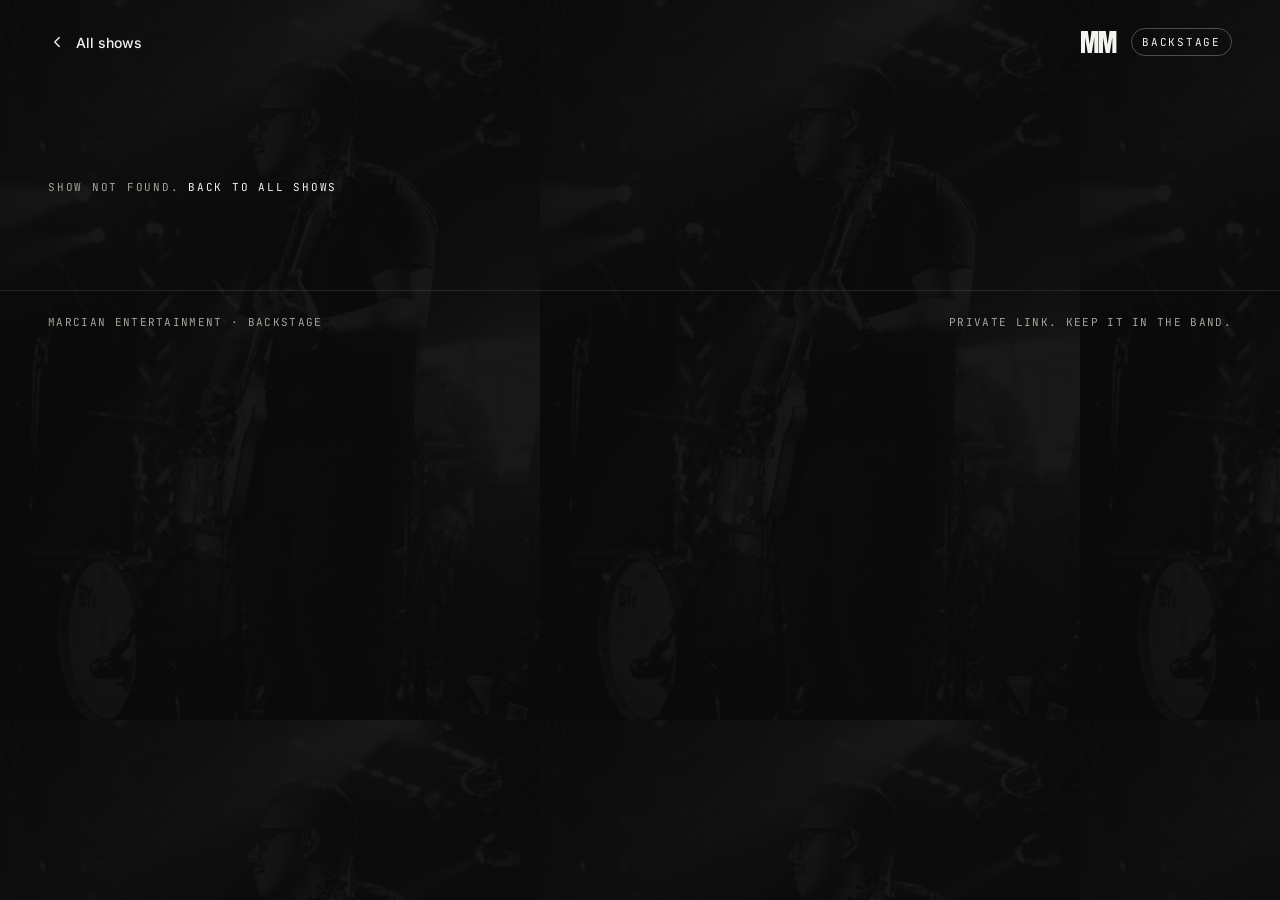
<file: docs/backstage/show/index.html>
<!DOCTYPE html>
<!-- SPDX-License-Identifier: MIT · © 2026 Marcus Maldonado · https://marcus.band -->
<html lang="en">
<head>
  <meta charset="UTF-8" />
  <meta name="viewport" content="width=device-width, initial-scale=1.0" />
  <meta name="robots" content="noindex, nofollow" />
  <title>Show — Backstage</title>
  <link rel="icon" href="../../assets/img/favicon.ico" sizes="any" />
  <link rel="icon" type="image/png" sizes="48x48" href="../../assets/img/favicon-48.png" />
  <link rel="icon" type="image/png" sizes="192x192" href="../../assets/img/favicon-192.png" />
  <link rel="apple-touch-icon" href="../../assets/img/apple-touch-icon.png" />
  <script src="../../assets/js/head.js"></script>
  <link rel="stylesheet" href="../../assets/css/styles-backstage.css">
</head>
<body class="bs-body">
  <div class="bs-root">
    <div class="bs-backdrop" aria-hidden="true"></div>

    <header class="bs-header">
      <a href="../" class="bs-back">
        <svg width="18" height="18" viewBox="0 0 24 24" fill="none" stroke="currentColor" stroke-width="1.8" stroke-linecap="round" stroke-linejoin="round" aria-hidden="true"><path d="M15 18l-6-6 6-6"></path></svg>
        All shows
      </a>
      <a href="../" class="bs-brand">
        <span class="bs-mark">MM</span>
        <span class="bs-badge">Backstage</span>
      </a>
    </header>

    <main id="bs-main">
      <div class="bs-status">Loading show…</div>
    </main>

    <footer class="bs-footer">
      <span>Marcian Entertainment · Backstage</span>
      <span>Private link. Keep it in the band.</span>
    </footer>
  </div>

  <script src="../../assets/js/backstage.js"></script>
  <script>
    const { fmt, esc } = MM.Backstage;

    const ICONS = {
      play:  '<svg class="bs-icon-play" width="20" height="20" viewBox="0 0 24 24" fill="currentColor" aria-hidden="true"><path d="M7 4.5v15l13-7.5z"></path></svg>',
      pause: '<svg class="bs-icon-pause" width="20" height="20" viewBox="0 0 24 24" fill="currentColor" aria-hidden="true"><path d="M6 4h4v16H6zM14 4h4v16h-4z"></path></svg>',
      prev:  '<svg width="18" height="18" viewBox="0 0 24 24" fill="currentColor" aria-hidden="true"><path d="M6 5h2v14H6zM20 5v14L9 12z"></path></svg>',
      next:  '<svg width="18" height="18" viewBox="0 0 24 24" fill="currentColor" aria-hidden="true"><path d="M16 5h2v14h-2zM4 5v14l11-7z"></path></svg>',
      bars:  '<svg class="bs-icon-bars" width="16" height="16" viewBox="0 0 24 24" fill="currentColor" aria-hidden="true"><rect x="4" y="9" width="3" height="11" rx="1"></rect><rect x="10.5" y="4" width="3" height="16" rx="1"></rect><rect x="17" y="12" width="3" height="8" rx="1"></rect></svg>',
    };

    function topHTML(s) {
      const chips = [fmt.date(s.when), s.downbeat && `Downbeat ${s.downbeat}`, fmt.place(s)]
        .filter(Boolean).map(c => `<span class="bs-chip">${esc(c)}</span>`).join('');
      const when = s.isPast ? 'Played' : fmt.days(s.daysOut);
      return `
        <section class="bs-show-top" aria-label="Show">
          <div class="bs-show-top-inner">
            <div class="bs-poster${s.poster ? ' has-img' : ''}" style="${s.art}">
              <span class="bs-poster-num" aria-hidden="true">${s.num}</span>
              <span class="bs-poster-text">
                <span class="bs-poster-client">${esc(s.client)}</span>
                <span class="bs-poster-title">${esc(s.type)}</span>
              </span>
            </div>
            <div class="bs-show-info">
              <div class="bs-eyebrow">Show ${s.num} · ${when}</div>
              <h1 class="bs-show-title">${esc(s.type)}</h1>
              ${s.summary ? `<p class="bs-show-summary">${esc(s.summary)}</p>` : ''}
              <div class="bs-chips">${chips}</div>
              ${s.setlist?.length ? `
              <div>
                <button class="bs-btn bs-btn--primary" type="button" id="bs-play-all">
                  <svg width="16" height="16" viewBox="0 0 24 24" fill="currentColor" aria-hidden="true"><path d="M7 4.5v15l13-7.5z"></path></svg>
                  Play setlist
                </button>
              </div>` : ''}
            </div>
          </div>
        </section>`;
    }

    // Sum of the tracks' "m:ss" lengths, rounded to the minute: "1 HR 49 MINS"
    function totalLength(tracks) {
      const sec = tracks.reduce((sum, t) => {
        const [m, s] = String(t.length || '').split(':').map(Number);
        return sum + (isFinite(m) && isFinite(s) ? m * 60 + s : 0);
      }, 0);
      const mins = Math.round(sec / 60);
      const h = Math.floor(mins / 60);
      const m = mins % 60;
      return [h && `${h} ${h === 1 ? 'HR' : 'HRS'}`, (m || !h) && `${m} ${m === 1 ? 'MIN' : 'MINS'}`].filter(Boolean).join(' ');
    }

    function setlistHTML(s) {
      const tracks = s.setlist || [];
      if (!tracks.length) {
        return `
          <section class="bs-setlist" id="setlist" aria-labelledby="set-h">
            <h2 class="bs-h2" id="set-h">Setlist</h2>
            <p class="bs-show-summary">Setlist coming soon.</p>
          </section>`;
      }
      const rows = tracks.map((t, i) => `
        <li>
          <button class="bs-row" type="button" data-index="${i}">
            <span class="bs-row-num">${ICONS.bars}<span>${String(i + 1).padStart(2, '0')}</span></span>
            <span class="bs-row-main">
              <span class="bs-row-title">${esc(t.title)} <span class="bs-row-artist">· ${esc(t.artist)}</span></span>
              <span class="bs-row-album">${esc(t.album || '')}</span>
            </span>
            <span class="bs-row-cell bs-col-x">${esc(t.key || '—')}</span>
            <span class="bs-row-cell bs-col-x">${esc(t.bpm || '—')}</span>
            <span class="bs-row-cell bs-row-cell--time" data-time>${esc(t.length || '—:—')}</span>
          </button>
        </li>`).join('');
      return `
        <section class="bs-setlist" id="setlist" aria-labelledby="set-h">
          <div class="bs-shelf-head" style="padding: 0">
            <h2 class="bs-h2" id="set-h">Setlist</h2>
            <span class="bs-label">${tracks.length} ${tracks.length === 1 ? 'song' : 'songs'} · ${totalLength(tracks)}</span>
          </div>
          <div class="bs-player" style="--bs-poster: ${s.fill}">
            <div class="bs-player-now">
              <div class="bs-player-video" id="bs-video" hidden><div id="bs-yt"></div></div>
              <div class="bs-player-art" aria-hidden="true">
                <span id="bs-now-num">01</span>
                <img id="bs-now-img" alt="" hidden>
              </div>
              <div class="bs-player-text">
                <span class="bs-player-label" id="bs-now-label"></span>
                <span class="bs-player-title" id="bs-now-title"></span>
                <span class="bs-player-artist" id="bs-now-artist"></span>
                <span class="bs-player-album" id="bs-now-album"></span>
              </div>
            </div>
            <div class="bs-player-drive" id="bs-drive" hidden></div>
            <div class="bs-seek-wrap">
              <input class="bs-seek" id="bs-seek" type="range" min="0" max="1000" value="0" step="1" aria-label="Seek">
              <div class="bs-times"><span id="bs-elapsed">0:00</span><span id="bs-duration">—:—</span></div>
            </div>
            <div class="bs-player-controls">
              <div class="bs-player-buttons">
                <button class="bs-ctl" type="button" id="bs-prev" aria-label="Previous song">${ICONS.prev}</button>
                <button class="bs-ctl bs-ctl--play" type="button" id="bs-toggle" aria-label="Play">${ICONS.play}${ICONS.pause}</button>
                <button class="bs-ctl" type="button" id="bs-next" aria-label="Next song">${ICONS.next}</button>
              </div>
              <a class="bs-source" id="bs-source" href="#" target="_blank" rel="noopener noreferrer" hidden>Open on archive.org ↗</a>
            </div>
          </div>
          <div class="bs-rowhead" aria-hidden="true">
            <span>#</span><span>Song</span><span class="bs-col-x">Key</span><span class="bs-col-x">BPM</span><span style="text-align: right">Time</span>
          </div>
          <ol class="bs-tracks">${rows}</ol>
        </section>`;
    }

    function sideHTML(s) {
      const run = (s.run || []).map(r => `<div><dt>${esc(r.label)}</dt><dd>${esc(r.value)}</dd></div>`).join('');
      const venue = `<div class="bs-run-wide"><dt>Venue</dt><dd>${esc(s.venue || 'TBD')}${s.address ? `<br>${esc(s.address)}` : ''}</dd></div>`;
      const lineup = (s.lineup || []).map(m => `<li><span class="bs-label">${esc(m.role)}</span><span>${esc(m.name)}</span></li>`).join('');
      return `
        <aside class="bs-side" id="run" aria-label="Run of show">
          <section class="bs-side-section" aria-labelledby="run-h">
            <h2 class="bs-h2" id="run-h">Run of show</h2>
            <dl class="bs-run">${run}${venue}</dl>
          </section>
          ${lineup ? `
          <section class="bs-side-section" aria-labelledby="band-h">
            <h2 class="bs-h2" id="band-h">Band</h2>
            <ul class="bs-lineup">${lineup}</ul>
          </section>` : ''}
          ${s.playlist ? `
          <section class="bs-refs" aria-labelledby="refs-h">
            <h2 id="refs-h">Studio references</h2>
            <p>The original recordings, all in one playlist.</p>
            <a class="bs-btn" href="${esc(s.playlist)}" target="_blank" rel="noopener noreferrer">Open in Spotify ↗</a>
          </section>` : ''}
          ${s.notes ? `
          <section class="bs-notes" aria-labelledby="notes-h">
            <h2 id="notes-h">Notes from Marcus</h2>
            <p>${esc(s.notes)}</p>
          </section>` : ''}
        </aside>`;
    }

    // The archive.org item (recording) a track's audio, or failing that its source page, comes from
    function itemId(t) {
      const item = /archive\.org\/(?:download|details)\/([^/?#]+)/.exec(t.audio || t.source || '');
      return item ? item[1] : '';
    }

    function artUrl(t) {
      if (t.image) return t.image;
      return itemId(t) ? `https://archive.org/services/img/${itemId(t)}` : '';
    }

    const watchUrl = id => `https://www.youtube.com/watch?v=${encodeURIComponent(id)}`;

    // Album name = the recording's title where it lives: the archive.org item
    // ("John Mayer Live at UBS Arena on 2022-05-07") or the YouTube video
    function fetchAlbums(tracks, onAlbum) {
      const titles = {};
      tracks.forEach((t, n) => {
        if (t.album) return;
        const url = t.youtube ? `https://www.youtube.com/oembed?format=json&url=${encodeURIComponent(watchUrl(t.youtube))}`
                  : itemId(t) ? `https://archive.org/metadata/${encodeURIComponent(itemId(t))}/metadata` : '';
        if (!url) return;
        titles[url] = titles[url] || fetch(url)
          .then(res => res.json())
          .then(json => (t.youtube ? json.title : json.result?.title) || '');
        titles[url]
          .then(title => { t.album = title; onAlbum(n, title); })
          .catch(err => console.error(err));
      });
    }

    // YouTube's IFrame Player API, behind the same small surface the player uses for <audio>.
    // The video stays visible (YouTube requires it); our controls drive it.
    // A track can be a clip of a longer video (youtubeStart/youtubeEnd, in seconds);
    // time and duration are then reported relative to the clip.
    function youtubeEngine(mount, { onChange, onEnded, onError }) {
      let player = null;
      let ready = null;
      let ticker = null;
      let clip = { start: 0, end: 0 };
      let args = null;

      const api = () => new Promise(resolve => {
        if (window.YT?.Player) return resolve();
        const prev = window.onYouTubeIframeAPIReady;
        window.onYouTubeIframeAPIReady = () => { prev?.(); resolve(); };
        if (!document.querySelector('script[src="https://www.youtube.com/iframe_api"]')) {
          const s = document.createElement('script');
          s.src = 'https://www.youtube.com/iframe_api';
          document.head.append(s);
        }
      });

      function create(autoplay) {
        return api().then(() => new Promise(resolve => {
          player = new YT.Player(mount, {
            host: 'https://www.youtube-nocookie.com',
            videoId: args.videoId,
            playerVars: {
              controls: 0, rel: 0, playsinline: 1, iv_load_policy: 3, autoplay: autoplay ? 1 : 0,
              start: clip.start, ...(clip.end && { end: clip.end }),
            },
            events: {
              onReady: () => { if (autoplay) player.playVideo(); resolve(player); },
              onStateChange: e => {
                clearInterval(ticker);
                if (e.data === YT.PlayerState.PLAYING) ticker = setInterval(onChange, 250);
                if (e.data === YT.PlayerState.ENDED) onEnded();
                onChange();
              },
              onError: e => onError(e.data),
            },
          });
        }));
      }

      return {
        load(t, autoplay) {
          clip = { start: Number(t.youtubeStart) || 0, end: Number(t.youtubeEnd) || 0 };
          args = { videoId: t.youtube, startSeconds: clip.start, ...(clip.end && { endSeconds: clip.end }) };
          if (!ready) ready = create(autoplay);
          else ready.then(p => autoplay ? p.loadVideoById(args) : p.cueVideoById(args));
        },
        // After a clip ends, playVideo() would resume past it, so reload the clip instead
        play() { ready?.then(p => p.getPlayerState() === YT.PlayerState.ENDED ? p.loadVideoById(args) : p.playVideo()); },
        pause() { ready?.then(p => p.pauseVideo()); },
        seek(sec) { ready?.then(p => p.seekTo(clip.start + sec, true)); },
        get playing() { return [1, 3].includes(player?.getPlayerState?.()); },
        get time() { return Math.max(0, (player?.getCurrentTime?.() || 0) - clip.start); },
        get duration() { return (clip.end || player?.getDuration?.() || NaN) - clip.start; },
      };
    }

    function setupPlayer(tracks) {
      if (!tracks.length) return;
      const $ = id => document.getElementById(id);
      const rows = [...document.querySelectorAll('.bs-row')];
      const audio = new Audio();
      audio.preload = 'metadata';
      let idx = 0;

      const yt = youtubeEngine($('bs-yt'), {
        onChange: sync,
        onEnded: () => { if (idx < tracks.length - 1) select(idx + 1, true); },
        onError: () => { tracks[idx].youtubeError = true; sync(); },
      });

      // A pause or track change while play() is still pending rejects with AbortError; that's expected
      const playAudio = () => audio.play().catch(err => { if (err.name !== 'AbortError') console.error(err); });

      // One surface over whichever engine the current track uses
      const isVideo = () => !!tracks[idx].youtube;
      const engine = {
        get playing() { return isVideo() ? yt.playing : !audio.paused; },
        get time() { return isVideo() ? yt.time : audio.currentTime || 0; },
        get duration() { return isVideo() ? yt.duration : audio.duration; },
        play() {
          if (isVideo()) yt.play();
          else playAudio();
        },
        pause() { isVideo() ? yt.pause() : audio.pause(); },
        seek(sec) {
          if (!isVideo()) { audio.currentTime = sec; return; }
          yt.seek(sec);
          setTimeout(sync, 300); // YouTube reports no time updates while paused
        },
      };
      const playable = t => !!(t.audio || t.youtube) && !t.youtubeError;

      // Items without cover art return a wide waveform strip; keep the number tile for those
      function setArt(t) {
        const img = $('bs-now-img');
        const src = artUrl(t);
        img.hidden = true;
        img.style.objectPosition = t.imagePosition || ''; // which part of a non-square image the tile shows
        img.onload = () => { img.hidden = img.naturalWidth / img.naturalHeight > 2; };
        img.onerror = () => { img.hidden = true; };
        if (src) img.src = src;
        else img.removeAttribute('src');
      }

      function setLabel() {
        const t = tracks[idx];
        const playing = engine.playing;
        $('bs-now-label').textContent = t.drive ? 'Plays via Google Drive'
          : t.youtubeError ? 'Video unavailable here'
          : !playable(t) ? 'No audio yet' : playing ? 'Now playing' : 'Paused';
        $('bs-seek').disabled = !playable(t);
        $('bs-toggle').classList.toggle('is-playing', playing);
        rows.forEach((r, n) => r.classList.toggle('is-playing', n === idx && playing));
        $('bs-toggle').setAttribute('aria-label', playing ? 'Pause' : 'Play');
      }

      function setProgress() {
        const { time, duration } = engine;
        const pct = duration ? (time / duration) * 100 : 0;
        $('bs-seek').value = Math.round(pct * 10);
        $('bs-seek').style.setProperty('--bs-progress', `${pct}%`);
        $('bs-elapsed').textContent = fmt.time(time);
        if (duration) setDuration(duration);
      }

      function setDuration(sec) {
        const len = fmt.time(sec);
        $('bs-duration').textContent = len;
        rows[idx].querySelector('[data-time]').textContent = len;
      }

      function sync() { setLabel(); setProgress(); }

      function select(i, autoplay) {
        if (engine.playing) engine.pause();
        idx = (i + tracks.length) % tracks.length;
        const t = tracks[idx];
        const source = t.youtube ? watchUrl(t.youtube) + (t.youtubeStart ? `&t=${Number(t.youtubeStart)}s` : '')
                     : t.source || t.audio;
        rows.forEach((r, n) => r.classList.toggle('is-current', n === idx));
        $('bs-now-num').textContent = String(idx + 1).padStart(2, '0');
        setArt(t);
        $('bs-now-title').textContent = t.title || '';
        $('bs-now-artist').textContent = t.artist || '';
        $('bs-now-album').textContent = t.album || '';
        $('bs-duration').textContent = t.length || '—:—';
        $('bs-source').hidden = !source;
        $('bs-source').href = source || '#';
        $('bs-source').textContent = t.youtube ? 'Open on YouTube ↗'
          : /drive\.google\.com/.test(source || '') ? 'Open in Google Drive ↗' : 'Open on archive.org ↗';
        $('bs-video').hidden = !t.youtube;
        document.querySelector('.bs-player').classList.toggle('is-video', !!t.youtube);
        // Drive won't serve its files to other sites' <audio>, but its own embedded player works.
        // It has its own play/seek controls, which stand in for ours; clearing it stops playback.
        $('bs-drive').innerHTML = t.drive
          ? `<iframe src="https://drive.google.com/file/d/${encodeURIComponent(t.drive)}/preview" allow="autoplay" title="${esc(t.title)} on Google Drive"></iframe>`
          : '';
        $('bs-drive').hidden = !t.drive;
        document.querySelector('.bs-player').classList.toggle('is-drive', !!t.drive);
        if (t.youtube) {
          yt.load(t, autoplay);
        } else if (t.audio) {
          audio.src = t.audio;
          if (autoplay) playAudio();
        } else {
          audio.removeAttribute('src');
          audio.load();
        }
        sync();
      }

      audio.addEventListener('play', setLabel);
      audio.addEventListener('pause', setLabel);
      audio.addEventListener('timeupdate', setProgress);
      audio.addEventListener('loadedmetadata', () => setDuration(audio.duration));
      audio.addEventListener('ended', () => { if (idx < tracks.length - 1) select(idx + 1, true); });

      $('bs-toggle').addEventListener('click', () => {
        if (!playable(tracks[idx])) return;
        if (engine.playing) engine.pause();
        else engine.play();
      });
      $('bs-prev').addEventListener('click', () => {
        if (engine.time > 3) engine.seek(0);
        else select(idx - 1, engine.playing);
      });
      $('bs-next').addEventListener('click', () => select(idx + 1, engine.playing));
      $('bs-seek').addEventListener('input', e => {
        if (engine.duration) engine.seek((e.target.value / 1000) * engine.duration);
      });
      rows.forEach((r, n) => r.addEventListener('click', () => select(n, true)));
      $('bs-play-all')?.addEventListener('click', () => {
        select(0, true);
        $('setlist').scrollIntoView({ behavior: 'smooth', block: 'start' });
      });

      select(0, false);
      fetchAlbums(tracks, (n, title) => {
        rows[n].querySelector('.bs-row-album').textContent = title;
        if (n === idx) $('bs-now-album').textContent = title;
      });
    }

    const id = new URLSearchParams(location.search).get('id');
    MM.Backstage.fetch()
      .then(({ all }) => {
        const show = all.find(s => s.id === id);
        if (!show) {
          document.getElementById('bs-main').innerHTML =
            '<div class="bs-status">Show not found. <a href="../">Back to all shows</a></div>';
          return;
        }
        document.title = `${show.type} — Backstage`;
        document.getElementById('bs-main').innerHTML =
          topHTML(show) + `<div class="bs-show-body">${setlistHTML(show)}${sideHTML(show)}</div>`;
        setupPlayer(show.setlist || []);
        if (location.hash) document.getElementById(location.hash.slice(1))?.scrollIntoView();
      })
      .catch(err => {
        document.getElementById('bs-main').innerHTML =
          '<div class="bs-status">Could not load this show. Please try again later.</div>';
        console.error(err);
      });
  </script>
</body>
</html>
</file>
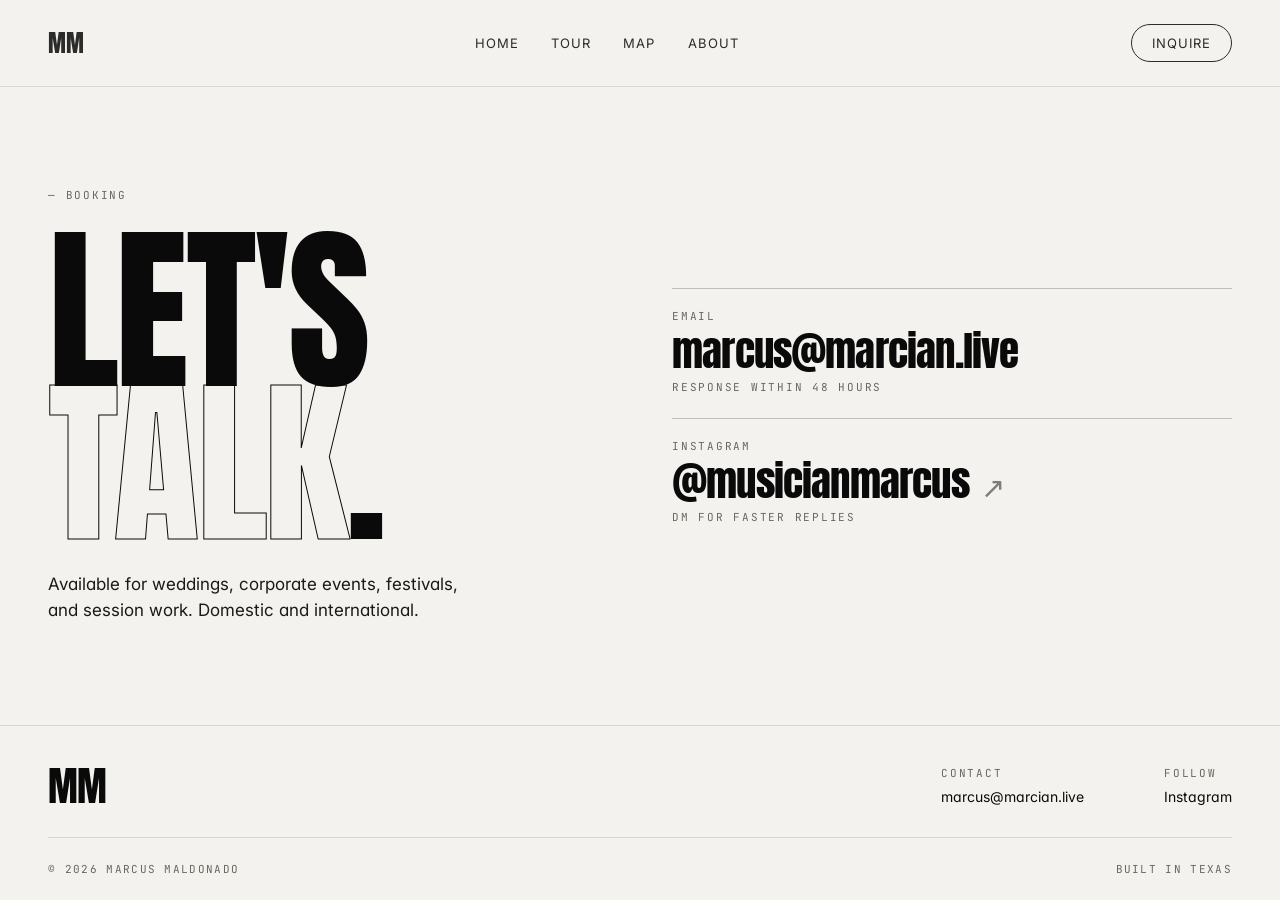
<file: docs/pages/booking.html>
<!DOCTYPE html>
<html lang="en">
<head>
  <meta charset="UTF-8" />
  <meta name="viewport" content="width=device-width, initial-scale=1.0" />
  <title>Booking — Marcus Maldonado</title>
  <link rel="icon" type="image/x-icon" href="../assets/favicon.ico" />
  <meta property="og:title" content="Booking — Marcus Maldonado" />
  <meta property="og:description" content="Available for weddings, corporate events, festivals, and session work. Domestic and international." />
  <meta property="og:image" content="https://marcus.band/assets/mm-backdrop.jpg" />
  <meta property="og:url" content="https://marcus.band/pages/booking.html" />
  <meta property="og:type" content="website" />
  <link rel="apple-touch-icon" href="../assets/apple-touch-icon.png" />
  <link href="https://fonts.googleapis.com/css2?family=Anton&family=Inter:wght@400;500;600&family=JetBrains+Mono:wght@400&display=swap" rel="stylesheet">
  <link rel="stylesheet" href="../assets/styles.css">
  <style>
    html, body { height: 100%; overflow: hidden; }
    .gl-nav--page { position: relative; flex-shrink: 0; }
    .gl-root.gl-page.gl-booking-simple { height: 100%; overflow: hidden; display: flex; flex-direction: column; }
    .gl-booking-hero { flex: 1; min-height: 0; }
    
    @media (max-width: 768px) {
      html, body { overflow: auto; }
      .gl-root.gl-page.gl-booking-simple { overflow: auto; height: auto; }
    }
  </style>
</head>
<body>
  <div class="gl-root gl-page gl-booking-simple">

    <!-- Nav -->
    <header class="gl-nav gl-nav--page">
      <a href="../index.html" class="gl-mark">MM</a>
      <nav>
        <a href="../index.html">Home</a>
        <a href="tour-dates.html">Tour</a>
        <a href="flight-map.html">Map</a>
        <a href="about.html">About</a>
      </nav>
      <a href="booking.html" class="gl-nav-cta">Inquire</a>
      <button class="gl-nav-toggle" id="nav-toggle" aria-label="Open menu">
        <span></span><span></span><span></span>
      </button>
    </header>
    <div class="gl-nav-overlay" id="nav-overlay">
      <button class="gl-nav-overlay-close" id="nav-close" aria-label="Close menu">✕</button>
      <a href="../index.html">Home</a>
      <a href="tour-dates.html">Tour</a>
      <a href="flight-map.html">Map</a>
      <a href="about.html">About</a>
      <a href="booking.html" class="gl-nav-overlay-cta is-current">Inquire</a>
    </div>

    <!-- Booking hero -->
    <section class="gl-booking-hero">
      <div class="gl-booking-hero-l">
        <span class="gl-mono gl-booking-eyebrow">— BOOKING</span>
        <h1 class="gl-booking-headline">
          Let's<br>
          <em>talk</em>.
        </h1>
        <p class="gl-booking-sub">
          Available for weddings, corporate events, festivals, and session work.
          Domestic and international.
        </p>
      </div>

      <div class="gl-booking-hero-r">
        <div class="gl-contact-block">
          <div class="gl-mono gl-contact-label">EMAIL</div>
          <a href="mailto:marcus@marcian.live" class="gl-contact-primary">
            marcus@marcian.live
          </a>
          <div class="gl-mono gl-contact-meta">RESPONSE WITHIN 48 HOURS</div>
        </div>

        <div class="gl-contact-block">
          <div class="gl-mono gl-contact-label">INSTAGRAM</div>
          <a href="https://www.instagram.com/musicianmarcus/" target="_blank" rel="noopener noreferrer" class="gl-contact-primary">
            @musicianmarcus <span class="gl-contact-arrow">↗</span>
          </a>
          <div class="gl-mono gl-contact-meta">DM FOR FASTER REPLIES</div>
        </div>

      </div>
    </section>

    <!-- Footer -->
    <footer class="gl-footer">
      <div class="gl-footer-top">
        <div class="gl-footer-mark">MM</div>
        <div class="gl-footer-cols">
          <div>
            <div class="gl-footer-label">CONTACT</div>
            <div>marcus@marcian.live</div>
          </div>
          <div>
            <div class="gl-footer-label">FOLLOW</div>
            <a href="https://www.instagram.com/musicianmarcus/" target="_blank" rel="noopener noreferrer">Instagram</a>
          </div>
        </div>
      </div>
      <div class="gl-footer-bot">
        <span>© <script>document.write(new Date().getFullYear())</script> MARCUS MALDONADO</span>
        <span>BUILT IN TEXAS</span>
      </div>
    </footer>

  </div>
  <script src="../assets/nav.js"></script>
</body>
</html>
</file>
<file: docs/assets/css/styles-backstage.css>
/* SPDX-License-Identifier: MIT · © 2026 Marcus Maldonado · https://marcus.band */
/* ============================================================
   BACKSTAGE — hidden route for hired musicians
   dark ground, tiled portrait texture, Apple TV style shelves
   ============================================================ */
.bs-body {
  --bs-bg: #0B0B0C;
  --bs-panel: #141416;
  --bs-raised: #18181B;
  --bs-btn: #26262A;
  --bs-fg: #F4F2EE;
  --bs-fg-2: #C9C4BB;
  --bs-dim: #A8A39A;
  --bs-accent: #E9B8A6;
  --bs-line: rgba(244, 242, 238, 0.1);
  --bs-gutter: clamp(16px, 4vw, 48px);
  background: var(--bs-bg);
  color: var(--bs-fg);
}
.bs-root { position: relative; isolation: isolate; min-height: 100vh; }
.bs-backdrop { position: absolute; inset: 0; z-index: -1; pointer-events: none; background: url(../img/mm-portrait-3.JPG) 0 0 / 540px 720px repeat; opacity: 0.05; filter: grayscale(1); }
.bs-body a { color: inherit; }
.bs-body a:hover { color: #FFFFFF; }

.bs-label { font-family: var(--mono); font-size: 11px; letter-spacing: 0.14em; text-transform: uppercase; color: var(--bs-dim); }
.bs-eyebrow { display: flex; align-items: center; gap: 10px; font-family: var(--mono); font-size: 11px; letter-spacing: 0.16em; text-transform: uppercase; color: var(--bs-accent); }
.bs-eyebrow::before { content: ""; width: 8px; height: 8px; border-radius: 50%; background: var(--bs-accent); }

/* Header */
.bs-header { display: flex; flex-wrap: wrap; align-items: center; justify-content: space-between; gap: 12px 24px; padding: 20px var(--bs-gutter); }
.bs-brand { display: flex; align-items: center; gap: 14px; text-decoration: none; }
.bs-mark { font-family: var(--display); font-size: 26px; letter-spacing: -0.01em; }
.bs-badge { font-family: var(--mono); font-size: 11px; letter-spacing: 0.16em; text-transform: uppercase; padding: 6px 10px; border: 1px solid rgba(244, 242, 238, 0.28); border-radius: 999px; }
.bs-private { display: flex; align-items: center; gap: 8px; }
.bs-back { display: inline-flex; align-items: center; gap: 10px; min-height: 44px; text-decoration: none; font-size: 14px; font-weight: 500; color: var(--bs-fg-2); }

/* Buttons */
.bs-btn { display: inline-flex; align-items: center; gap: 10px; min-height: 48px; padding: 0 22px; border: 0; border-radius: 12px; background: var(--bs-btn); color: var(--bs-fg); font: inherit; font-size: 15px; font-weight: 600; text-decoration: none; cursor: pointer; }
.bs-body .bs-btn--primary, .bs-body .bs-btn--primary:hover { background: var(--bs-fg); color: var(--bs-bg); }
.bs-btn:hover { filter: brightness(1.08); }
.bs-btn:focus-visible, .bs-ctl:focus-visible, .bs-row:focus-visible, .bs-card:focus-visible { outline: 2px solid var(--bs-fg); outline-offset: 2px; }

/* Poster (show art) */
.bs-poster { position: relative; overflow: hidden; display: flex; align-items: flex-end; box-sizing: border-box; padding: clamp(24px, 3vw, 40px); background: var(--bs-poster, #5A2E22); color: var(--bs-fg); text-decoration: none; }
.bs-poster.has-img, .bs-card.has-img { background: linear-gradient(to bottom, rgba(0, 0, 0, 0.55), rgba(0, 0, 0, 0.1) 32%, rgba(0, 0, 0, 0.1) 40%, rgba(0, 0, 0, 0.8)), var(--bs-poster-img) center / cover no-repeat, var(--bs-poster); }
.bs-card--past.has-img { filter: grayscale(1); }
.bs-poster-num { position: absolute; right: -10px; top: -40px; font-family: var(--display); font-size: 300px; line-height: 1; color: transparent; -webkit-text-stroke: 2px rgba(244, 242, 238, 0.2); pointer-events: none; }
.bs-poster-text { position: relative; display: flex; flex-direction: column; gap: 10px; }
.bs-poster-client { font-family: var(--mono); font-size: 12px; letter-spacing: 0.16em; text-transform: uppercase; }
.bs-poster-title { font-family: var(--display); font-size: clamp(40px, 4.5vw, 64px); line-height: 0.92; text-transform: uppercase; }

/* Next up hero */
.bs-hero { padding: 8px var(--bs-gutter) 36px; }
.bs-hero-inner { display: flex; flex-wrap: wrap; border-radius: 22px; overflow: hidden; background: rgba(20, 20, 22, 0.55); }
.bs-hero-copy { flex: 1 1 380px; min-width: 0; box-sizing: border-box; padding: clamp(24px, 4vw, 48px); display: flex; flex-direction: column; justify-content: flex-end; gap: 18px; }
.bs-hero-title { margin: 0; font-family: var(--display); font-weight: 400; font-size: clamp(48px, 6vw, 84px); line-height: 0.9; text-transform: uppercase; letter-spacing: -0.01em; }
.bs-hero-meta { display: flex; flex-wrap: wrap; gap: 8px 12px; font-size: 15px; color: var(--bs-fg-2); }
.bs-hero-actions { display: flex; flex-wrap: wrap; gap: 12px; margin-top: 6px; }
.bs-hero .bs-poster { flex: 1 1 520px; min-height: 340px; }

/* Shelves */
.bs-shelf-section { padding-bottom: 12px; }
.bs-shelf-head { display: flex; align-items: baseline; justify-content: space-between; gap: 16px; padding: 0 var(--bs-gutter); }
.bs-shelf-title { margin: 0; font-size: 21px; font-weight: 600; letter-spacing: -0.01em; }
.bs-shelf { display: flex; gap: 22px; overflow-x: auto; padding: 18px var(--bs-gutter) 34px; scroll-snap-type: x mandatory; scroll-padding: 0 var(--bs-gutter); scrollbar-width: none; }
.bs-shelf::-webkit-scrollbar { display: none; }
.bs-card { flex: 0 0 auto; width: 320px; aspect-ratio: 16 / 9; position: relative; overflow: hidden; border-radius: 14px; background: var(--bs-poster, #26262A); color: var(--bs-fg); text-decoration: none; scroll-snap-align: start; display: flex; flex-direction: column; justify-content: space-between; padding: 18px; box-sizing: border-box; transition: transform 0.28s cubic-bezier(0.2, 0.8, 0.2, 1), box-shadow 0.28s; }
.bs-card:hover, .bs-card:focus-visible { transform: scale(1.06); box-shadow: 0 22px 48px rgba(0, 0, 0, 0.65), 0 0 0 2px var(--bs-fg); outline: none; z-index: 2; }
.bs-card-num { position: absolute; right: -6px; bottom: -34px; font-family: var(--display); font-size: 150px; line-height: 1; color: transparent; -webkit-text-stroke: 1.5px rgba(244, 242, 238, 0.22); pointer-events: none; }
.bs-card--past .bs-card-num { -webkit-text-stroke-color: rgba(244, 242, 238, 0.16); }
.bs-card-top { position: relative; display: flex; justify-content: space-between; align-items: center; gap: 8px; font-family: var(--mono); font-size: 11px; letter-spacing: 0.14em; text-transform: uppercase; }
.bs-card-tag { font-size: 10px; padding: 4px 8px; border-radius: 999px; background: rgba(244, 242, 238, 0.14); }
.bs-card-bottom { position: relative; display: flex; flex-direction: column; gap: 8px; }
.bs-card-title { font-family: var(--display); font-size: 32px; line-height: 0.95; text-transform: uppercase; }
.bs-card-meta { font-family: var(--mono); font-size: 11px; letter-spacing: 0.12em; text-transform: uppercase; }
.bs-empty { padding: 18px var(--bs-gutter) 34px; color: var(--bs-dim); font-size: 15px; }

/* Footer */
.bs-footer { display: flex; flex-wrap: wrap; justify-content: space-between; gap: 8px 24px; padding: 24px var(--bs-gutter) 40px; border-top: 1px solid var(--bs-line); font-family: var(--mono); font-size: 11px; letter-spacing: 0.12em; text-transform: uppercase; color: var(--bs-dim); }

/* Show detail */
.bs-show-top { padding: 4px var(--bs-gutter) 40px; }
.bs-show-top-inner { display: flex; flex-wrap: wrap; gap: 32px; align-items: stretch; }
.bs-show-top .bs-poster { flex: 1 1 420px; min-height: 300px; border-radius: 22px; }
.bs-show-top .bs-poster-num { font-size: 280px; }
.bs-show-top .bs-poster-title { font-size: clamp(40px, 4vw, 60px); }
.bs-show-info { flex: 1 1 480px; min-width: 0; display: flex; flex-direction: column; justify-content: flex-end; gap: 18px; }
.bs-show-title { margin: 0; font-family: var(--display); font-weight: 400; font-size: clamp(44px, 5.4vw, 76px); line-height: 0.9; text-transform: uppercase; }
.bs-show-summary { margin: 0; max-width: 54ch; font-size: 16px; line-height: 1.55; color: var(--bs-fg-2); }
.bs-chips { display: flex; flex-wrap: wrap; gap: 10px; }
.bs-chip { font-size: 14px; padding: 10px 14px; border-radius: 10px; background: var(--bs-raised); }

.bs-show-body { display: flex; flex-wrap: wrap; gap: 40px; padding: 0 var(--bs-gutter) 56px; align-items: flex-start; }
.bs-setlist { flex: 999 1 560px; min-width: 0; display: flex; flex-direction: column; gap: 18px; }
.bs-side { flex: 1 1 340px; min-width: 0; display: flex; flex-direction: column; gap: 28px; }
.bs-side-section { display: flex; flex-direction: column; gap: 14px; }
.bs-h2 { margin: 0; font-size: 21px; font-weight: 600; }

/* Player */
.bs-player { background: var(--bs-panel); border-radius: 18px; padding: 20px; display: flex; flex-direction: column; gap: 16px; }
/* YouTube requires an embedded player of at least 200 × 200 px */
.bs-player-video { position: relative; flex: 0 0 356px; aspect-ratio: 16 / 9; min-height: 200px; border-radius: 12px; overflow: hidden; background: #000; animation: bs-fade-in 0.35s ease-out; }
.bs-player-video[hidden] { display: none; }
.bs-player-video iframe { position: absolute; inset: 0; width: 100%; height: 100%; border: 0; }
.bs-player.is-video .bs-player-art { display: none; }
/* Google Drive's embedded player: show just its control panel (206px tall, 77px down its 360px frame) */
.bs-player-drive { height: 206px; border-radius: 24px; overflow: hidden; background: #28292c; animation: bs-fade-in 0.35s ease-out; }
.bs-player-drive[hidden] { display: none; }
.bs-player-drive iframe { display: block; width: 100%; height: 360px; margin-top: -77px; border: 0; }
.bs-player.is-drive .bs-seek-wrap, .bs-player.is-drive .bs-ctl--play { display: none; }
@keyframes bs-fade-in { from { opacity: 0; } }
.bs-player-now { display: flex; align-items: center; gap: 16px; min-width: 0; }
.bs-player-art { position: relative; overflow: hidden; flex: 0 0 auto; width: 72px; height: 72px; border-radius: 12px; background: var(--bs-poster, #5A2E22); display: flex; align-items: center; justify-content: center; font-family: var(--display); font-size: 30px; }
.bs-player-art img { position: absolute; inset: 0; width: 100%; height: 100%; object-fit: cover; }
.bs-player-art img[hidden] { display: none; }
.bs-player-text { min-width: 0; display: flex; flex-direction: column; gap: 4px; }
.bs-player-label { font-family: var(--mono); font-size: 11px; letter-spacing: 0.14em; text-transform: uppercase; color: var(--bs-accent); }
.bs-player-title { font-size: 20px; font-weight: 600; white-space: nowrap; overflow: hidden; text-overflow: ellipsis; }
.bs-player-artist { font-size: 14px; color: var(--bs-dim); }
.bs-player-album { font-size: 13px; color: var(--bs-dim); white-space: nowrap; overflow: hidden; text-overflow: ellipsis; }
.bs-player-album:empty { display: none; }
.bs-seek { width: 100%; margin: 0; height: 4px; appearance: none; -webkit-appearance: none; border-radius: 999px; background: linear-gradient(var(--bs-fg), var(--bs-fg)) 0 0 / var(--bs-progress, 0%) 100% no-repeat, #2A2A2E; cursor: pointer; }
.bs-seek::-webkit-slider-thumb { -webkit-appearance: none; width: 12px; height: 12px; border-radius: 50%; background: var(--bs-fg); }
.bs-seek::-moz-range-thumb { width: 12px; height: 12px; border: 0; border-radius: 50%; background: var(--bs-fg); }
.bs-seek:disabled { cursor: default; }
.bs-times { display: flex; justify-content: space-between; margin-top: 6px; font-family: var(--mono); font-size: 11px; color: var(--bs-dim); }
.bs-player-controls { display: flex; flex-wrap: wrap; align-items: center; justify-content: space-between; gap: 12px; }
.bs-player-buttons { display: flex; align-items: center; gap: 10px; }
.bs-ctl { width: 44px; height: 44px; border: 0; border-radius: 50%; background: var(--bs-btn); color: var(--bs-fg); display: flex; align-items: center; justify-content: center; cursor: pointer; }
.bs-ctl:hover { filter: brightness(1.12); }
.bs-ctl--play { width: 56px; height: 56px; background: var(--bs-fg); color: var(--bs-bg); }
.bs-ctl--play .bs-icon-pause { display: none; }
.bs-ctl--play.is-playing .bs-icon-play { display: none; }
.bs-ctl--play.is-playing .bs-icon-pause { display: block; }
.bs-source { display: inline-flex; align-items: center; min-height: 44px; font-family: var(--mono); font-size: 11px; letter-spacing: 0.12em; text-transform: uppercase; color: var(--bs-fg-2); text-decoration: none; }
.bs-source[hidden] { display: none; }

/* Setlist rows */
.bs-rowhead, .bs-row { display: grid; grid-template-columns: 40px minmax(0, 1fr) 72px 64px 60px; gap: 12px; align-items: center; }
.bs-rowhead { padding: 0 14px; font-family: var(--mono); font-size: 10px; letter-spacing: 0.14em; text-transform: uppercase; color: var(--bs-dim); }
.bs-tracks { list-style: none; margin: 0; padding: 0; display: flex; flex-direction: column; gap: 4px; }
.bs-row { width: 100%; min-height: 60px; padding: 10px 14px; box-sizing: border-box; border: 0; border-radius: 12px; background: transparent; color: var(--bs-fg); font: inherit; text-align: left; cursor: pointer; transition: background 0.15s; }
.bs-row:hover { background: var(--bs-raised); }
.bs-row.is-current { background: #1E1E22; }
.bs-row-num { font-family: var(--mono); font-size: 13px; color: var(--bs-dim); }
.bs-row.is-current .bs-row-num { color: var(--bs-accent); }
.bs-row-num .bs-icon-bars { display: none; }
.bs-row.is-current .bs-row-num .bs-icon-bars { display: block; }
.bs-row.is-current .bs-row-num span { display: none; }
.bs-icon-bars rect { transform-box: fill-box; transform-origin: bottom; }
.bs-row.is-playing .bs-icon-bars rect { animation: bs-eq 0.9s ease-in-out infinite alternate; }
.bs-row.is-playing .bs-icon-bars rect:nth-child(2) { animation-duration: 0.7s; animation-delay: -0.3s; }
.bs-row.is-playing .bs-icon-bars rect:nth-child(3) { animation-duration: 1.1s; animation-delay: -0.5s; }
@keyframes bs-eq { from { transform: scaleY(0.3); } to { transform: scaleY(1); } }
.bs-row-main { min-width: 0; display: flex; flex-direction: column; gap: 3px; }
.bs-row-title { font-size: 15px; font-weight: 500; white-space: nowrap; overflow: hidden; text-overflow: ellipsis; }
.bs-row-artist { font-weight: 400; color: var(--bs-dim); }
.bs-row-album { font-size: 12px; color: var(--bs-dim); white-space: nowrap; overflow: hidden; text-overflow: ellipsis; }
.bs-row-album:empty { display: none; }
.bs-row-cell { font-family: var(--mono); font-size: 12px; color: var(--bs-fg-2); }
.bs-row-cell--time { text-align: right; }

/* Run of show / lineup / notes */
.bs-run { margin: 0; display: grid; grid-template-columns: repeat(2, minmax(0, 1fr)); gap: 2px; border-radius: 16px; overflow: hidden; background: var(--bs-bg); }
.bs-run > div { background: var(--bs-panel); padding: 14px 16px; }
.bs-run > .bs-run-wide { grid-column: 1 / -1; }
.bs-run dt { font-family: var(--mono); font-size: 10px; letter-spacing: 0.14em; text-transform: uppercase; color: var(--bs-dim); }
.bs-run dd { margin: 6px 0 0; font-size: 15px; line-height: 1.45; }
.bs-lineup { list-style: none; margin: 0; padding: 0; }
.bs-lineup li { display: flex; justify-content: space-between; gap: 16px; padding: 12px 0; border-bottom: 1px solid var(--bs-line); font-size: 15px; }
.bs-refs { display: flex; flex-direction: column; align-items: flex-start; gap: 12px; background: var(--bs-panel); border-radius: 16px; padding: 18px; }
.bs-refs h2 { margin: 0; font-family: var(--mono); font-size: 11px; font-weight: 400; letter-spacing: 0.14em; text-transform: uppercase; color: var(--bs-accent); }
.bs-refs p { margin: 0; font-size: 15px; line-height: 1.55; color: var(--bs-fg-2); }
.bs-notes { display: flex; flex-direction: column; gap: 12px; background: var(--bs-panel); border-radius: 16px; padding: 18px; }
.bs-notes h2 { margin: 0; font-family: var(--mono); font-size: 11px; font-weight: 400; letter-spacing: 0.14em; text-transform: uppercase; color: var(--bs-accent); }
.bs-notes p { margin: 0; font-size: 15px; line-height: 1.55; color: var(--bs-fg-2); }

.bs-status { padding: 96px var(--bs-gutter); font-family: var(--mono); font-size: 11px; letter-spacing: 0.16em; text-transform: uppercase; color: var(--bs-dim); }
.bs-status a { color: var(--bs-fg); }

@media (max-width: 640px) {
  .bs-col-x { display: none; }
  .bs-rowhead, .bs-row { grid-template-columns: 32px minmax(0, 1fr) 52px; }
  .bs-player.is-video .bs-player-now { flex-wrap: wrap; }
  .bs-player-video { flex-basis: 100%; }
}
@media (prefers-reduced-motion: reduce) {
  .bs-card, .bs-row { transition: none; }
  .bs-row.is-playing .bs-icon-bars rect, .bs-player-video, .bs-player-drive { animation: none; }
  .bs-card:hover, .bs-card:focus-visible { transform: none; }
}
</file>
<file: docs/assets/styles.css>
/* ============================================================
   MM TOUR SITE — shared tokens + 3 direction stylesheets
   ============================================================ */

:root {
  --bg: #F4F2EE;
  --bg-2: #EDEAE4;
  --fg: #0A0A0A;
  --fg-2: #1A1A1A;
  --muted: #6B665E;
  --hairline: rgba(10, 10, 10, 0.12);
  --hairline-strong: rgba(10, 10, 10, 0.22);
  --accent: #0A0A0A;
  --display: "Anton", "Bebas Neue", sans-serif;
  --sans: "Inter", system-ui, -apple-system, sans-serif;
  --mono: "JetBrains Mono", ui-monospace, "SF Mono", monospace;
}

html, body { margin: 0; padding: 0; }
* { box-sizing: border-box; }
body {
  font-family: var(--sans);
  background: var(--bg);
  color: var(--fg);
  -webkit-font-smoothing: antialiased;
  font-feature-settings: "ss01", "cv11";
}

a { color: inherit; text-decoration: none; }
button { font-family: inherit; cursor: pointer; }

/* ============================================================
   DIRECTION 1 — EDITORIAL
   ============================================================ */
.ed-root {
  background: var(--bg);
  color: var(--fg);
  font-family: var(--sans);
}

/* Nav */
.ed-nav {
  display: flex;
  align-items: center;
  justify-content: space-between;
  padding: 24px 48px;
  border-bottom: 1px solid var(--hairline);
  position: sticky;
  top: 0;
  background: rgba(244, 242, 238, 0.92);
  backdrop-filter: blur(12px);
  z-index: 50;
}
.ed-mark {
  font-family: var(--display);
  font-size: 28px;
  letter-spacing: -0.02em;
  font-weight: 400;
}
.ed-nav-links { display: flex; gap: 36px; }
.ed-nav-links a {
  font-size: 13px;
  letter-spacing: 0.08em;
  text-transform: uppercase;
  color: var(--fg);
  position: relative;
}
.ed-nav-links a:hover { opacity: 0.6; }
.ed-nav-cta {
  font-size: 13px;
  letter-spacing: 0.08em;
  text-transform: uppercase;
  padding: 10px 18px;
  border: 1px solid var(--fg);
  border-radius: 999px;
  transition: background 0.2s, color 0.2s;
}
.ed-nav-cta:hover { background: var(--fg); color: var(--bg); }

/* Hero */
.ed-hero {
  padding: 120px 48px 80px;
  border-bottom: 1px solid var(--hairline);
}
.ed-hero-meta {
  display: flex;
  gap: 32px;
  font-family: var(--mono);
  font-size: 11px;
  letter-spacing: 0.12em;
  color: var(--muted);
  margin-bottom: 80px;
}
.ed-hero-title {
  font-family: var(--display);
  font-size: clamp(80px, 14vw, 240px);
  line-height: 0.85;
  letter-spacing: -0.02em;
  margin: 0;
  font-weight: 400;
  text-transform: uppercase;
}
.ed-hero-foot {
  display: flex;
  justify-content: space-between;
  align-items: flex-end;
  margin-top: 60px;
  gap: 48px;
  flex-wrap: wrap;
}
.ed-hero-tag {
  font-size: 16px;
  line-height: 1.5;
  max-width: 380px;
  margin: 0;
  color: var(--fg-2);
}
.ed-hero-cta {
  display: inline-flex;
  align-items: center;
  gap: 16px;
  font-size: 13px;
  letter-spacing: 0.08em;
  text-transform: uppercase;
  border-bottom: 1px solid var(--fg);
  padding-bottom: 6px;
}
.ed-arrow { transition: transform 0.2s; }
.ed-hero-cta:hover .ed-arrow { transform: translateY(4px); }

/* Stats */
.ed-stats {
  display: grid;
  grid-template-columns: repeat(4, 1fr);
  border-bottom: 1px solid var(--hairline);
}
.ed-stat {
  padding: 48px 32px;
  border-right: 1px solid var(--hairline);
}
.ed-stat:last-child { border-right: none; }
.ed-stat-num {
  font-family: var(--display);
  font-size: 96px;
  line-height: 1;
  letter-spacing: -0.02em;
  margin-bottom: 16px;
}
.ed-stat-label {
  font-family: var(--mono);
  font-size: 11px;
  letter-spacing: 0.12em;
  text-transform: uppercase;
  color: var(--muted);
  line-height: 1.4;
}

/* Photo */
.ed-photo {
  padding: 48px;
  border-bottom: 1px solid var(--hairline);
}
.ed-photo-frame {
  position: relative;
  aspect-ratio: 16 / 7;
  border: 1px solid var(--hairline-strong);
  overflow: hidden;
}
.ed-photo-stripes {
  position: absolute; inset: 0;
  background: repeating-linear-gradient(135deg, var(--bg-2) 0 12px, var(--bg) 12px 24px);
}
.ed-photo-cap {
  position: absolute;
  bottom: 16px; left: 16px; right: 16px;
  display: flex; justify-content: space-between;
  font-family: var(--mono);
  font-size: 11px;
  letter-spacing: 0.12em;
  color: var(--muted);
}

/* Section heads */
.ed-section-head {
  display: grid;
  grid-template-columns: auto 1fr auto;
  align-items: end;
  gap: 32px;
  padding: 80px 48px 48px;
}
.ed-section-num {
  font-family: var(--mono);
  font-size: 12px;
  letter-spacing: 0.12em;
  color: var(--muted);
}
.ed-section-title {
  font-family: var(--display);
  font-size: clamp(56px, 8vw, 128px);
  line-height: 0.9;
  letter-spacing: -0.02em;
  margin: 0;
  font-weight: 400;
  text-transform: uppercase;
}
.ed-section-meta {
  font-family: var(--mono);
  font-size: 12px;
  letter-spacing: 0.08em;
  color: var(--muted);
  text-transform: uppercase;
}

/* Tour cards */
.ed-tour { border-bottom: 1px solid var(--hairline); }
.ed-tour-grid {
  display: grid;
  grid-template-columns: repeat(2, 1fr);
  border-top: 1px solid var(--hairline);
}
.ed-card {
  display: grid;
  grid-template-columns: 110px 1fr 1.4fr auto;
  align-items: center;
  gap: 24px;
  padding: 28px 48px;
  border-bottom: 1px solid var(--hairline);
  border-right: 1px solid var(--hairline);
  transition: background 0.2s;
}
.ed-card:nth-child(2n) { border-right: none; }
.ed-card:hover { background: var(--bg-2); }

.ed-card-date {
  display: flex;
  flex-direction: column;
  align-items: flex-start;
}
.ed-card-day {
  font-family: var(--display);
  font-size: 56px;
  line-height: 0.85;
  letter-spacing: -0.02em;
}
.ed-card-mo {
  font-family: var(--mono);
  font-size: 11px;
  letter-spacing: 0.16em;
  color: var(--muted);
  margin-top: 4px;
}
.ed-card-meta { display: flex; flex-direction: column; gap: 4px; }
.ed-card-week {
  font-family: var(--mono);
  font-size: 10px;
  letter-spacing: 0.16em;
  color: var(--muted);
}
.ed-card-artist {
  font-size: 12px;
  letter-spacing: 0.12em;
  text-transform: uppercase;
  font-weight: 600;
}
.ed-card-body { display: flex; flex-direction: column; gap: 4px; }
.ed-card-venue {
  font-size: 18px;
  font-weight: 500;
  letter-spacing: -0.01em;
}
.ed-card-city {
  font-size: 13px;
  color: var(--muted);
}
.ed-card-tickets {
  display: inline-flex;
  align-items: center;
  gap: 8px;
  font-size: 12px;
  letter-spacing: 0.08em;
  text-transform: uppercase;
  border: 1px solid var(--fg);
  padding: 10px 18px;
  border-radius: 999px;
  transition: background 0.2s, color 0.2s;
}
.ed-card-tickets:hover { background: var(--fg); color: var(--bg); }
.ed-card-private {
  font-family: var(--mono);
  font-size: 11px;
  letter-spacing: 0.16em;
  color: var(--muted);
  border: 1px dashed var(--hairline-strong);
  padding: 9px 16px;
  border-radius: 999px;
}
.ed-card--private { background: transparent; }

/* About */
.ed-about { border-bottom: 1px solid var(--hairline); padding-bottom: 48px;}
.ed-about-body {
  display: grid;
  grid-template-columns: 1fr 1.2fr;
  gap: 80px;
  padding: 0 48px 48px;
}
.ed-about-lede {
  font-size: 24px;
  line-height: 1.4;
  letter-spacing: -0.01em;
  margin: 0;
  text-wrap: pretty;
}
.ed-press {
  border-top: 1px solid var(--hairline);
}
.ed-press-head {
  font-family: var(--mono);
  font-size: 11px;
  letter-spacing: 0.16em;
  color: var(--muted);
  padding: 16px 0;
  border-bottom: 1px solid var(--hairline);
}
.ed-press-row {
  display: grid;
  grid-template-columns: 1fr 1fr 1.6fr;
  gap: 24px;
  padding: 18px 0;
  border-bottom: 1px solid var(--hairline);
  font-size: 14px;
}
.ed-press-artist { font-weight: 600; }
.ed-press-role { color: var(--muted); }
.ed-press-note { color: var(--muted); }

/* Booking */
.ed-booking { border-bottom: 1px solid var(--hairline); padding-bottom: 80px; }
.ed-booking-body {
  padding: 0 48px;
  display: grid;
  grid-template-columns: 1fr 1.4fr;
  gap: 80px;
  align-items: start;
}
.ed-booking-lede {
  font-size: 18px;
  line-height: 1.5;
  margin: 0;
  color: var(--fg-2);
}
.ed-form { display: flex; flex-direction: column; gap: 20px; }
.ed-form-row { display: grid; grid-template-columns: 1fr 1fr; gap: 20px; }
.ed-form label, .ed-form-full { display: flex; flex-direction: column; gap: 8px; }
.ed-form label span, .ed-form-full span {
  font-family: var(--mono);
  font-size: 11px;
  letter-spacing: 0.16em;
  color: var(--muted);
}
.ed-form input, .ed-form select, .ed-form textarea {
  font-family: var(--sans);
  font-size: 15px;
  background: transparent;
  border: none;
  border-bottom: 1px solid var(--hairline-strong);
  padding: 10px 0;
  color: var(--fg);
  outline: none;
}
.ed-form input:focus, .ed-form select:focus, .ed-form textarea:focus {
  border-bottom-color: var(--fg);
}
.ed-form-submit {
  align-self: start;
  font-size: 13px;
  letter-spacing: 0.08em;
  text-transform: uppercase;
  background: var(--fg);
  color: var(--bg);
  border: none;
  padding: 16px 28px;
  border-radius: 999px;
  margin-top: 8px;
}
.ed-form-submit:hover { background: var(--accent); }

/* Footer */
.ed-footer {
  padding: 80px 48px 32px;
  display: flex;
  flex-direction: column;
  gap: 60px;
}
.ed-footer-mark {
  font-family: var(--display);
  font-size: 180px;
  line-height: 0.85;
  letter-spacing: -0.02em;
}
.ed-footer-cols {
  display: grid;
  grid-template-columns: repeat(3, 1fr);
  gap: 48px;
  font-size: 14px;
}
.ed-footer-label {
  font-family: var(--mono);
  font-size: 11px;
  letter-spacing: 0.16em;
  color: var(--muted);
  margin-bottom: 8px;
}
.ed-footer-foot {
  display: flex;
  justify-content: space-between;
  font-family: var(--mono);
  font-size: 11px;
  letter-spacing: 0.12em;
  color: var(--muted);
  border-top: 1px solid var(--hairline);
  padding-top: 24px;
}

/* ============================================================
   DIRECTION 2 — GALLERY
   ============================================================ */
.gl-root {
  background: var(--bg);
  color: var(--fg);
}
.gl-hero {
  position: relative;
  height: 100vh;
  min-height: 720px;
  overflow: hidden;
  color: #FFF;
}
.gl-hero-image {
  position: absolute; inset: 0;
  background: #0A0A0A;
  overflow: hidden;
}
.gl-hero-img {
  width: 100%;
  height: 100%;
  object-fit: cover;
  object-position: center 35%;
  filter: grayscale(0.15) contrast(1.05) brightness(0.85);
}
.gl-hero-scrim {
  position: absolute; inset: 0;
  background:
    linear-gradient(180deg, rgba(0,0,0,0.55) 0%, rgba(0,0,0,0.15) 30%, rgba(0,0,0,0.25) 60%, rgba(0,0,0,0.85) 100%),
    linear-gradient(90deg, rgba(0,0,0,0.35) 0%, rgba(0,0,0,0) 50%);
}
.gl-mono {
  font-family: var(--mono);
  font-size: 11px;
  letter-spacing: 0.16em;
  text-transform: uppercase;
}

/* Photo break */
.gl-break {
  position: relative;
  height: 78vh;
  min-height: 560px;
  overflow: hidden;
  border-bottom: 1px solid var(--hairline);
}
.gl-break-img {
  width: 100%;
  height: 100%;
  object-fit: cover;
  object-position: center 30%;
  filter: contrast(1.05);
}
.gl-break-cap {
  position: absolute;
  bottom: 24px; left: 24px; right: 24px;
  display: flex;
  justify-content: space-between;
  color: rgba(255,255,255,0.85);
}

.gl-portrait-img {
  width: 100%;
  height: 100%;
  object-fit: cover;
  object-position: center 25%;
}
.gl-photo-cap--light {
  color: rgba(255,255,255,0.85);
  text-shadow: 0 1px 8px rgba(0,0,0,0.5);
}
.gl-nav {
  position: absolute;
  top: 0; left: 0; right: 0;
  display: flex;
  align-items: center;
  justify-content: space-between;
  padding: 24px 48px;
  z-index: 10;
}
.gl-mark, .gl-nav a.gl-mark {
  font-family: var(--display);
  font-size: 24px;
  letter-spacing: -0.02em;
}
.gl-nav nav { display: flex; gap: 32px; }
.gl-nav a {
  font-size: 13px;
  letter-spacing: 0.08em;
  text-transform: uppercase;
  opacity: 0.85;
}
.gl-nav a:hover { opacity: 1; }
.gl-nav-cta {
  border: 1px solid rgba(255,255,255,0.5);
  padding: 10px 20px;
  border-radius: 999px;
  font-size: 13px !important;
  letter-spacing: 0.08em;
  text-transform: uppercase;
}
.gl-nav-cta:hover { background: #FFF; color: #0A0A0A; opacity: 1 !important; }

.gl-hero-text {
  position: absolute;
  bottom: 22%; left: 48px; right: 48px;
  z-index: 5;
}
.gl-hero-eyebrow {
  display: flex;
  align-items: center;
  gap: 12px;
  font-family: var(--mono);
  font-size: 11px;
  letter-spacing: 0.16em;
  margin-bottom: 32px;
  opacity: 0.85;
}
.gl-dot { width: 4px; height: 4px; border-radius: 50%; background: currentColor; }
.gl-hero-title {
  font-family: var(--display);
  font-size: clamp(80px, 12vw, 200px);
  line-height: 0.85;
  letter-spacing: -0.02em;
  margin: 0;
  font-weight: 400;
  text-transform: uppercase;
}
.gl-hero-tag-line {
  font-size: 16px;
  line-height: 1.5;
  margin: 24px 0 0;
  max-width: 420px;
  opacity: 0.9;
}
.gl-hero-foot {
  position: absolute;
  bottom: 48px; left: 48px; right: 48px;
  display: flex;
  justify-content: space-between;
  align-items: flex-end;
  z-index: 5;
}
.gl-hero-link {
  display: inline-flex;
  align-items: center;
  gap: 16px;
  font-size: 13px;
  letter-spacing: 0.08em;
  text-transform: uppercase;
  border-bottom: 1px solid rgba(255,255,255,0.5);
  padding-bottom: 8px;
}
.gl-hero-link-num {
  font-family: var(--mono);
  opacity: 0.6;
}
.gl-hero-now {
  text-align: right;
}
.gl-hero-now-label {
  font-family: var(--mono);
  font-size: 11px;
  letter-spacing: 0.16em;
  opacity: 0.6;
  margin-bottom: 6px;
}
.gl-hero-now-val {
  font-size: 14px;
  letter-spacing: 0.04em;
  text-transform: uppercase;
}

/* Ticker */
.gl-ticker {
  border-top: 1px solid var(--hairline);
  border-bottom: 1px solid var(--hairline);
  overflow: hidden;
  background: var(--bg);
  padding: 18px 0;
}
.gl-ticker-track {
  display: flex;
  white-space: nowrap;
  gap: 0;
}
.gl-ticker-group {
  display: flex;
  gap: 0;
  padding-right: 0;
}
.gl-ticker-item {
  display: inline-flex;
  align-items: center;
  gap: 12px;
  font-family: var(--mono);
  font-size: 12px;
  letter-spacing: 0.12em;
  color: var(--muted);
  padding: 0 24px;
}
.gl-ticker-sep { color: var(--hairline-strong); padding-left: 12px; }

/* Sections */
.gl-tour, .gl-about, .gl-booking { padding: 96px 48px; border-bottom: 1px solid var(--hairline); }
.gl-section-head {
  display: flex;
  justify-content: space-between;
  align-items: flex-end;
  margin-bottom: 48px;
  gap: 32px;
  flex-wrap: wrap;
}
.gl-eyebrow {
  font-family: var(--mono);
  font-size: 11px;
  letter-spacing: 0.16em;
  color: var(--muted);
  margin-bottom: 16px;
}
.gl-section-title {
  font-family: var(--display);
  font-size: clamp(36px, 5vw, 72px);
  line-height: 0.9;
  letter-spacing: -0.02em;
  margin: 0;
  font-weight: 400;
  text-transform: uppercase;
}

/* Filters */
.gl-filters { display: flex; gap: 8px; flex-wrap: wrap; }
.gl-filter {
  display: inline-flex;
  align-items: center;
  gap: 10px;
  background: transparent;
  border: 1px solid var(--hairline-strong);
  padding: 10px 18px;
  border-radius: 999px;
  font-size: 13px;
  letter-spacing: 0.04em;
  color: var(--fg);
  transition: all 0.2s;
}
.gl-filter:hover { border-color: var(--fg); }
.gl-filter.is-active { background: var(--fg); color: var(--bg); border-color: var(--fg); }
.gl-filter-count {
  font-family: var(--mono);
  font-size: 11px;
  opacity: 0.7;
}

/* Tour rows */
.gl-tour-list {
  border-top: 1px solid var(--fg);
}
.gl-row {
  display: grid;
  grid-template-columns: 60px 110px 80px 1fr 200px 140px;
  align-items: center;
  gap: 24px;
  padding: 28px 0;
  border-bottom: 1px solid var(--hairline);
  transition: background 0.2s, padding 0.2s;
}
.gl-row:hover { background: var(--bg-2); padding-left: 12px; padding-right: 12px; }
.gl-row-i {
  font-family: var(--mono);
  font-size: 12px;
  color: var(--muted);
  letter-spacing: 0.08em;
}
.gl-row-date {
  display: flex;
  align-items: baseline;
  gap: 8px;
}
.gl-row-day {
  font-family: var(--display);
  font-size: 48px;
  line-height: 1;
  letter-spacing: -0.02em;
}
.gl-row-mo {
  font-family: var(--mono);
  font-size: 12px;
  letter-spacing: 0.16em;
  color: var(--muted);
}
.gl-row-week {
  font-family: var(--mono);
  font-size: 11px;
  letter-spacing: 0.16em;
  color: var(--muted);
}
.gl-row-name {
  font-size: 18px;
  font-weight: 500;
  letter-spacing: -0.01em;
  margin-bottom: 4px;
}
.gl-row-city {
  font-size: 13px;
  color: var(--muted);
}
.gl-row-artist {
  font-size: 12px;
  letter-spacing: 0.12em;
  text-transform: uppercase;
  font-weight: 600;
  color: var(--fg);
}
.gl-row-artist a {
  color: inherit;
  text-decoration: none;
  padding: 16px 12px;
  margin: -16px -12px;
  display: inline-block;
}
.gl-row-artist a:hover {
  text-decoration: underline;
  text-underline-offset: 3px;
}
.gl-row-cta {
  display: flex;
  align-items: center;
  justify-content: flex-end;
}
.gl-row-tickets {
  display: inline-flex;
  align-items: center;
  justify-content: center;
  gap: 8px;
  font-size: 12px;
  letter-spacing: 0.08em;
  text-transform: uppercase;
  border: 1px solid var(--fg);
  padding: 10px 18px;
  border-radius: 999px;
  width: 120px;
}
.gl-row-tickets:hover { background: var(--fg); color: var(--bg); }
.gl-row-private,
.gl-row-public {
  display: inline-flex;
  align-items: center;
  justify-content: center;
  font-family: var(--mono);
  font-size: 11px;
  letter-spacing: 0.16em;
  color: var(--muted);
  border: 1px dashed var(--hairline-strong);
  padding: 9px 14px;
  border-radius: 999px;
  width: 120px;
}
.gl-empty { padding: 80px 0; text-align: center; color: var(--muted); }

/* About */
.gl-about {
  display: grid;
  grid-template-columns: 1fr 1.2fr;
  gap: 80px;
  align-items: start;
}
.gl-about-image {
  position: relative;
  aspect-ratio: 4/5;
  border: 1px solid var(--hairline-strong);
  overflow: hidden;
}
.gl-photo-stripes {
  position: absolute; inset: 0;
  background: repeating-linear-gradient(135deg, var(--bg-2) 0 12px, var(--bg) 12px 24px);
}
.gl-photo-cap {
  position: absolute;
  bottom: 16px; left: 16px;
  font-family: var(--mono);
  font-size: 11px;
  letter-spacing: 0.16em;
  color: var(--muted);
}
.gl-about-body {
  font-size: 18px;
  line-height: 1.55;
  margin: 32px 0 48px;
  color: var(--fg-2);
  text-wrap: pretty;
}
.gl-press {
  border-top: 1px solid var(--hairline);
}
.gl-press-row {
  display: grid;
  grid-template-columns: 1fr 1.4fr;
  gap: 24px;
  padding: 18px 0;
  border-bottom: 1px solid var(--hairline);
}
.gl-press-artist { font-weight: 600; font-size: 14px; }
.gl-press-role {
  font-family: var(--mono);
  font-size: 11px;
  letter-spacing: 0.12em;
  color: var(--muted);
  margin-top: 4px;
  text-transform: uppercase;
}
.gl-press-r {
  font-size: 13px;
  color: var(--muted);
  align-self: center;
}

/* Booking */
.gl-booking-title { margin-top: 16px; max-width: 600px; }
.gl-booking-lede {
  font-size: 18px;
  line-height: 1.5;
  margin: 32px 0 48px;
  max-width: 560px;
  color: var(--fg-2);
}
.gl-form { max-width: 800px; }
.gl-form-grid {
  display: grid;
  grid-template-columns: 1fr 1fr;
  gap: 24px 32px;
}
.gl-form label, .gl-form-full {
  display: flex; flex-direction: column; gap: 8px;
}
.gl-form .gl-form-full { grid-column: 1 / -1; }
.gl-form label span {
  font-family: var(--mono);
  font-size: 11px;
  letter-spacing: 0.12em;
  color: var(--muted);
  text-transform: uppercase;
}
.gl-form input, .gl-form select, .gl-form textarea {
  font-family: var(--sans);
  font-size: 15px;
  background: transparent;
  border: none;
  border-bottom: 1px solid var(--hairline-strong);
  padding: 12px 0;
  color: var(--fg);
  outline: none;
}
.gl-form input:focus, .gl-form select:focus, .gl-form textarea:focus { border-bottom-color: var(--fg); }
.gl-form-submit {
  display: inline-flex;
  align-items: center;
  gap: 16px;
  font-size: 13px;
  letter-spacing: 0.08em;
  text-transform: uppercase;
  background: var(--fg);
  color: var(--bg);
  border: none;
  padding: 18px 28px;
  border-radius: 999px;
  margin-top: 32px;
}

/* Footer */
.gl-footer { padding: 40px 48px 24px; }
.gl-footer-top {
  display: flex;
  justify-content: space-between;
  align-items: center;
  padding-bottom: 32px;
  border-bottom: 1px solid var(--hairline);
}
.gl-footer-mark {
  font-family: var(--display);
  font-size: 40px;
  line-height: 0.85;
  letter-spacing: -0.02em;
}
.gl-footer-cols {
  display: flex;
  gap: 80px;
  font-size: 14px;
}
.gl-footer-label {
  font-family: var(--mono);
  font-size: 11px;
  letter-spacing: 0.16em;
  color: var(--muted);
  margin-bottom: 8px;
}
.gl-footer-bot {
  display: flex;
  justify-content: space-between;
  font-family: var(--mono);
  font-size: 11px;
  letter-spacing: 0.12em;
  color: var(--muted);
  padding-top: 24px;
}

.gl-booking-simple { display: flex; flex-direction: column; min-height: 100vh; }
.gl-booking-hero {
  flex: 1;
  display: grid;
  grid-template-columns: 1fr 1fr;
  gap: 64px;
  padding: 96px 48px;
  align-items: center;
  border-bottom: 1px solid var(--hairline);
}
.gl-booking-eyebrow { color: var(--muted); margin-bottom: 32px; display: block; }
.gl-booking-headline {
  font-family: var(--display);
  font-size: clamp(96px, 14vw, 200px);
  line-height: 0.85;
  letter-spacing: -0.02em;
  margin: 0;
  font-weight: 400;
  text-transform: uppercase;
}
.gl-booking-headline em {
  font-style: normal;
  color: var(--accent);
  -webkit-text-stroke: 1px var(--fg);
  -webkit-text-fill-color: transparent;
}
.gl-booking-sub {
  font-size: 17px;
  line-height: 1.55;
  margin: 32px 0 0;
  max-width: 440px;
  color: var(--fg-2);
  text-wrap: pretty;
}
.gl-booking-hero-r {
  display: flex;
  flex-direction: column;
  gap: 24px;
}
.gl-contact-block {
  border-top: 1px solid var(--hairline-strong);
  padding-top: 20px;
  display: flex;
  flex-direction: column;
  gap: 8px;
}
.gl-contact-label { color: var(--muted); }
.gl-contact-primary {
  font-family: var(--display);
  font-size: clamp(28px, 3.2vw, 44px);
  line-height: 1;
  letter-spacing: -0.02em;
  text-transform: none;
  color: var(--fg);
  display: inline-flex;
  align-items: baseline;
  gap: 12px;
  transition: color 0.15s;
}
.gl-contact-primary:hover { color: var(--accent); }
.gl-contact-arrow { font-size: 0.7em; opacity: 0.5; }
.gl-contact-meta { color: var(--muted); }
.gl-contact-rep {
  font-family: var(--display);
  font-size: clamp(28px, 3.2vw, 44px);
  line-height: 1;
  letter-spacing: -0.02em;
}

.gl-credits-portrait {
  display: grid;
  grid-template-columns: minmax(360px, 1fr) 1.4fr;
  gap: 64px;
  padding: 56px 48px;
  border-bottom: 1px solid var(--hairline);
  align-items: start;
}
.gl-credits-photo {
  position: relative;
  background: var(--bg-2);
  overflow: hidden;
  aspect-ratio: 4519 / 6775;
}
.gl-credits-img {
  width: 100%;
  height: 100%;
  object-fit: contain;
  display: block;
}
.gl-credits-photo .gl-photo-cap {
  position: absolute;
  bottom: 16px; left: 16px;
}
.gl-credits-text { display: flex; flex-direction: column; gap: 24px; padding-top: 8px; }
.gl-credits-text > .gl-mono { color: var(--muted); }
.gl-credits-text .gl-press { margin-top: 16px; }

.gl-stat-strip--top { border-top: none; }
.gl-stat-strip--top .gl-stat { padding: 56px 32px; }

.gl-root.gl-home-only,
.gl-root.gl-page { display: flex; flex-direction: column; min-height: 100%; }
.gl-home-only { overflow: hidden; }
.gl-hero--full { flex: 1; height: auto; min-height: 0; display: flex; flex-direction: column; }
.gl-hero-foot-l {
  display: flex;
  flex-direction: column;
  gap: 12px;
  align-items: flex-start;
}
.gl-hero-now-sub {
  font-size: 12px;
  letter-spacing: 0.04em;
  opacity: 0.7;
  margin-top: 4px;
}
.gl-mark { cursor: pointer; }

/* ============================================================
   GALLERY — STANDALONE PAGES
   ============================================================ */
.gl-page { background: var(--bg); color: var(--fg); min-height: 100%; }
.gl-nav--page {
  position: relative;
  padding: 24px 48px;
  border-bottom: 1px solid var(--hairline);
  background: var(--bg);
  color: var(--fg);
}
.gl-nav--page .gl-mark { color: var(--fg); }
.gl-nav--page nav a { color: var(--fg); }
.gl-nav--page nav a.is-current,
.gl-nav nav a.is-current {
  border-bottom: 1px solid currentColor;
  padding-bottom: 4px;
  opacity: 1;
}
.gl-nav--page .gl-nav-cta {
  border-color: var(--fg);
  color: var(--fg);
}
.gl-nav--page .gl-nav-cta:hover { background: var(--fg); color: var(--bg); }

/* Page hero (type-led, no photo) */
.gl-page-hero {
  padding: 96px 48px 64px;
  border-bottom: 1px solid var(--hairline);
}
.gl-page-hero-meta {
  display: flex;
  justify-content: space-between;
  margin-bottom: 64px;
  color: var(--muted);
}
.gl-page-title {
  font-family: var(--display);
  font-size: clamp(80px, 14vw, 220px);
  line-height: 0.85;
  letter-spacing: -0.02em;
  margin: 0;
  font-weight: 400;
  text-transform: uppercase;
}
.gl-page-title em {
  font-style: normal;
  color: var(--accent);
  -webkit-text-stroke: 1px var(--fg);
  -webkit-text-fill-color: transparent;
}
.gl-page-lede {
  font-size: 18px;
  line-height: 1.5;
  margin: 48px 0 0;
  max-width: 580px;
  color: var(--fg-2);
  text-wrap: pretty;
}

/* Stat strip */
.gl-stat-strip {
  display: grid;
  grid-template-columns: repeat(3, 1fr);
  border-bottom: 1px solid var(--hairline);
}
.gl-stat {
  padding: 40px 32px;
  border-right: 1px solid var(--hairline);
  display: flex;
  align-items: baseline;
  gap: 16px;
}
.gl-stat:last-child { border-right: none; }
.gl-stat-num {
  font-family: var(--display);
  font-size: 80px;
  line-height: 1;
  letter-spacing: -0.02em;
}
.gl-stat-label {
  color: var(--muted);
}

/* Tour page filters */
.gl-tour-page-filters {
  padding: 48px 48px 24px;
  display: flex;
  align-items: center;
  gap: 32px;
  flex-wrap: wrap;
  border-bottom: 1px solid var(--hairline);
}
.gl-filter-eyebrow { color: var(--muted); }

/* Grouped tour list */
.gl-tour-grouped {
  padding: 48px 48px 96px;
  display: flex;
  flex-direction: column;
  gap: 64px;
}
.gl-month-head {
  display: flex;
  justify-content: space-between;
  align-items: baseline;
  padding-bottom: 16px;
  border-bottom: 1px solid var(--fg);
  margin-bottom: 0;
}
.gl-month-title {
  font-family: var(--display);
  font-size: clamp(40px, 5vw, 64px);
  line-height: 1;
  letter-spacing: -0.02em;
  margin: 0;
  font-weight: 400;
  text-transform: uppercase;
}
.gl-month-count { color: var(--muted); }
.gl-tour-list--page { border-top: none; }

/* About cover */
.gl-about-cover {
  display: grid;
  grid-template-columns: 1.2fr 1fr;
  gap: 48px;
  padding: 56px 48px;
  align-items: start;
  border-bottom: 1px solid var(--hairline);
}
.gl-about-cover-text > .gl-mono { color: var(--muted); margin-bottom: 32px; display: block; }
.gl-about-cover-img {
  position: relative;
  aspect-ratio: 5/4;
  overflow: hidden;
}
.gl-about-cover-img img {
  width: 100%; height: 100%;
  object-fit: contain;
  object-position: center top;
}
.gl-about-cover-img .gl-photo-cap {
  position: absolute;
  bottom: 16px; left: 16px;
}

/* Bio */
.gl-about-bio {
  padding: 56px 48px;
  border-bottom: 1px solid var(--hairline);
}
.gl-about-pull {
  font-family: var(--display);
  font-size: clamp(40px, 5vw, 72px);
  line-height: 1;
  letter-spacing: -0.02em;
  margin: 0 0 40px;
  font-weight: 400;
  text-transform: uppercase;
  max-width: 1100px;
  text-wrap: balance;
}
.gl-about-body-grid {
  display: grid;
  grid-template-columns: 200px 1fr;
  gap: 48px;
  border-top: 1px solid var(--hairline);
  padding-top: 32px;
  align-items: start;
}
.gl-about-body-grid > .gl-mono { color: var(--muted); }
.gl-about-body-grid .gl-about-body {
  font-size: 18px;
  line-height: 1.6;
  margin: 0;
  max-width: 720px;
  color: var(--fg-2);
  text-wrap: pretty;
}

/* Timeline */
.gl-timeline {
  padding: 56px 48px;
  border-bottom: 1px solid var(--hairline);
}
.gl-timeline-head {
  display: flex;
  flex-direction: column;
  gap: 12px;
  margin-bottom: 40px;
}
.gl-timeline-head > .gl-mono { color: var(--muted); }
.gl-timeline-list {
  border-top: 1px solid var(--fg);
}
.gl-timeline-row {
  display: grid;
  grid-template-columns: 120px 1.2fr 1fr;
  gap: 32px;
  padding: 16px 0;
  border-bottom: 1px solid var(--hairline);
  align-items: baseline;
}
.gl-timeline-y {
  font-family: var(--display);
  font-size: 32px;
  line-height: 1;
  letter-spacing: -0.02em;
}
.gl-timeline-t {
  font-size: 18px;
  font-weight: 500;
  letter-spacing: -0.01em;
  margin-bottom: 4px;
}
.gl-timeline-who {
  font-family: var(--mono);
  font-size: 11px;
  letter-spacing: 0.12em;
  color: var(--muted);
  text-transform: uppercase;
}
.gl-timeline-n {
  font-size: 14px;
  color: var(--muted);
  line-height: 1.5;
}

/* About credits */
.gl-about-credits {
  padding: 96px 48px;
  border-bottom: 1px solid var(--hairline);
  display: grid;
  grid-template-columns: 1fr 1.4fr;
  gap: 48px;
  align-items: start;
}
.gl-about-credits > .gl-mono { color: var(--muted); }
.gl-about-credits .gl-press { grid-column: 2; margin-top: 0; }
.gl-about-credits .gl-section-title { grid-column: 1; grid-row: 2; }

/* CTA band */
.gl-cta-band {
  padding: 80px 48px;
  display: flex;
  justify-content: space-between;
  align-items: center;
  background: var(--fg);
  color: var(--bg);
  gap: 32px;
  flex-wrap: wrap;
}
.gl-cta-title {
  font-family: var(--display);
  font-size: clamp(48px, 6vw, 88px);
  line-height: 1;
  letter-spacing: -0.02em;
  margin: 0;
  font-weight: 400;
  text-transform: uppercase;
}
.gl-cta-btn {
  display: inline-flex;
  align-items: center;
  gap: 12px;
  font-size: 14px;
  letter-spacing: 0.04em;
  border: 1px solid var(--bg);
  padding: 18px 28px;
  border-radius: 999px;
}
.gl-cta-btn:hover { background: var(--bg); color: var(--fg); }

/* Offerings */
.gl-offerings {
  padding: 96px 48px;
  border-bottom: 1px solid var(--hairline);
}
.gl-offerings-head { color: var(--muted); margin-bottom: 32px; }
.gl-offerings-grid {
  display: grid;
  grid-template-columns: repeat(2, 1fr);
  border-top: 1px solid var(--fg);
}
.gl-offering {
  display: grid;
  grid-template-columns: 80px 1fr;
  gap: 24px;
  padding: 32px 0;
  border-bottom: 1px solid var(--hairline);
  border-right: 1px solid var(--hairline);
  padding-right: 32px;
  align-items: start;
}
.gl-offering:nth-child(2n) { border-right: none; padding-right: 0; padding-left: 32px; }
.gl-offering-k {
  font-family: var(--display);
  font-size: 56px;
  line-height: 0.85;
  letter-spacing: -0.02em;
  color: var(--accent);
}
.gl-offering-t {
  font-family: var(--display);
  font-size: 32px;
  line-height: 1;
  letter-spacing: -0.02em;
  margin: 0 0 12px;
  font-weight: 400;
  text-transform: uppercase;
}
.gl-offering-d {
  font-size: 14px;
  line-height: 1.55;
  color: var(--fg-2);
  margin: 0;
}

/* Booking form section (page) */
.gl-booking-form-section {
  padding: 96px 48px;
  border-bottom: 1px solid var(--hairline);
}
.gl-booking-form-head {
  display: grid;
  grid-template-columns: 200px 1fr;
  gap: 48px;
  align-items: end;
  margin-bottom: 64px;
}
.gl-booking-form-head > .gl-mono { color: var(--muted); }

/* Direct */
.gl-direct {
  display: grid;
  grid-template-columns: 1fr 1.4fr;
  gap: 48px;
  padding: 80px 48px;
  border-bottom: 1px solid var(--hairline);
  align-items: start;
}
.gl-direct-l > .gl-mono { color: var(--muted); margin-bottom: 16px; display: block; }
.gl-direct-text {
  font-size: 16px;
  line-height: 1.5;
  color: var(--fg-2);
  margin: 0;
}
.gl-direct-link {
  font-family: var(--display);
  font-size: clamp(32px, 4vw, 56px);
  line-height: 1;
  letter-spacing: -0.02em;
  display: inline-block;
  margin-bottom: 24px;
  border-bottom: 1px solid var(--fg);
  padding-bottom: 8px;
  text-transform: none;
}
.gl-direct-meta {
  color: var(--muted);
  display: block;
}

/* ============================================================
   DIRECTION 3 — SPEC
   ============================================================ */
.sp-root {
  background: var(--bg);
  color: var(--fg);
}
.sp-mono {
  font-family: var(--mono);
  font-size: 11px;
  letter-spacing: 0.16em;
  text-transform: uppercase;
}

/* Nav */
.sp-nav {
  display: flex;
  align-items: center;
  justify-content: space-between;
  padding: 20px 48px;
  border-bottom: 1px solid var(--fg);
  position: sticky; top: 0; background: var(--bg); z-index: 50;
}
.sp-nav-l { display: flex; align-items: center; gap: 16px; }
.sp-mark {
  font-family: var(--display);
  font-size: 32px;
  letter-spacing: -0.02em;
  background: var(--fg);
  color: var(--bg);
  width: 48px; height: 48px;
  display: flex; align-items: center; justify-content: center;
}
.sp-mark--lg { width: 80px; height: 80px; font-size: 48px; }
.sp-mark-meta { display: flex; flex-direction: column; }
.sp-mark-meta > div:first-child {
  font-size: 13px;
  font-weight: 600;
  letter-spacing: 0.04em;
}
.sp-mark-sub {
  font-family: var(--mono);
  font-size: 10px;
  letter-spacing: 0.16em;
  color: var(--muted);
}
.sp-nav-r { display: flex; align-items: center; gap: 32px; }
.sp-nav-r a {
  font-size: 13px;
  letter-spacing: 0.04em;
  display: inline-flex;
  align-items: center;
  gap: 8px;
}
.sp-nav-r a span.sp-mono { font-size: 10px; color: var(--muted); }
.sp-nav-cta {
  font-size: 12px !important;
  letter-spacing: 0.08em !important;
  text-transform: uppercase;
  background: var(--fg);
  color: var(--bg);
  padding: 10px 18px;
  border-radius: 0 !important;
}

/* Hero */
.sp-hero {
  border-bottom: 1px solid var(--fg);
}
.sp-hero-grid {
  display: grid;
  grid-template-columns: 1.4fr 1fr;
  gap: 0;
}
.sp-hero-l {
  padding: 80px 48px;
  border-right: 1px solid var(--fg);
}
.sp-hero-tag { color: var(--muted); margin-bottom: 32px; }
.sp-hero-title {
  font-family: var(--display);
  font-size: clamp(72px, 11vw, 180px);
  line-height: 0.85;
  letter-spacing: -0.02em;
  margin: 0;
  font-weight: 400;
  text-transform: uppercase;
}
.sp-hero-period { color: var(--accent); }
.sp-hero-lede {
  font-size: 18px;
  line-height: 1.5;
  margin: 32px 0 48px;
  max-width: 460px;
  color: var(--fg-2);
}
.sp-hero-actions { display: flex; gap: 12px; flex-wrap: wrap; }
.sp-btn {
  display: inline-flex;
  align-items: center;
  gap: 12px;
  font-size: 13px;
  letter-spacing: 0.04em;
  padding: 14px 22px;
}
.sp-btn--primary {
  background: var(--fg);
  color: var(--bg);
}
.sp-btn--primary:hover { background: var(--accent); }
.sp-btn--ghost {
  border: 1px solid var(--fg);
}
.sp-btn--ghost:hover { background: var(--fg); color: var(--bg); }

.sp-hero-r {
  padding: 80px 48px;
  background: var(--bg-2);
}
.sp-spec {
  border: 1px solid var(--fg);
  background: var(--bg);
}
.sp-spec--ghost { background: transparent; }
.sp-spec-head {
  display: flex;
  justify-content: space-between;
  padding: 14px 18px;
  border-bottom: 1px solid var(--fg);
  font-family: var(--mono);
  font-size: 11px;
  letter-spacing: 0.16em;
  background: var(--fg);
  color: var(--bg);
}
.sp-spec-rows { display: flex; flex-direction: column; }
.sp-spec-row {
  display: grid;
  grid-template-columns: 140px 1fr;
  gap: 16px;
  padding: 14px 18px;
  border-bottom: 1px solid var(--hairline);
  font-size: 13px;
  align-items: baseline;
}
.sp-spec-row:last-child { border-bottom: none; }
.sp-spec-row span:first-child { color: var(--muted); }
.sp-spec-v { letter-spacing: 0.02em; }
.sp-spec-row--hl .sp-spec-v {
  color: var(--accent);
  font-weight: 600;
}
.sp-spec-row--hl .sp-spec-v::before {
  content: "● ";
  color: var(--accent);
}

.sp-hero-photo {
  position: relative;
  aspect-ratio: 21/8;
  border-top: 1px solid var(--fg);
  overflow: hidden;
}
.sp-photo-stripes {
  position: absolute; inset: 0;
  background: repeating-linear-gradient(135deg, var(--bg-2) 0 12px, var(--bg) 12px 24px);
}
.sp-photo-stripes--portrait {
  background: repeating-linear-gradient(135deg, var(--bg-2) 0 10px, var(--bg) 10px 20px);
}
.sp-photo-cap {
  position: absolute;
  bottom: 16px; left: 16px; right: 16px;
  display: flex; justify-content: space-between;
  font-family: var(--mono);
  font-size: 11px;
  letter-spacing: 0.16em;
  color: var(--muted);
}

/* Section heads */
.sp-tour, .sp-about, .sp-booking { border-bottom: 1px solid var(--fg); padding: 80px 48px; }
.sp-section-head {
  display: grid;
  grid-template-columns: auto 1fr auto;
  gap: 32px;
  align-items: end;
  padding-bottom: 48px;
  border-bottom: 1px solid var(--fg);
  margin-bottom: 0;
}
.sp-section-head .sp-mono { color: var(--muted); }
.sp-section-title {
  font-family: var(--display);
  font-size: clamp(48px, 7vw, 96px);
  line-height: 0.9;
  letter-spacing: -0.02em;
  margin: 0;
  font-weight: 400;
  text-transform: uppercase;
}
.sp-section-meta {
  display: flex;
  align-items: center;
  gap: 12px;
  font-family: var(--mono);
  font-size: 11px;
  letter-spacing: 0.16em;
  color: var(--muted);
}
.sp-dot { width: 4px; height: 4px; border-radius: 50%; background: var(--muted); }

/* Tour table */
.sp-tour-table { border-bottom: 1px solid var(--fg); }
.sp-tour-thead, .sp-tr {
  display: grid;
  grid-template-columns: 60px 140px 1.2fr 2fr 1.5fr 140px;
  gap: 16px;
  align-items: center;
  padding: 18px 0;
  border-bottom: 1px solid var(--hairline);
}
.sp-tour-thead {
  font-family: var(--mono);
  font-size: 11px;
  letter-spacing: 0.16em;
  color: var(--muted);
  border-bottom: 1px solid var(--fg);
}
.sp-tr {
  transition: background 0.15s;
}
.sp-tr:hover { background: var(--bg-2); }
.sp-td-i { color: var(--muted); }
.sp-td-d {
  display: flex;
  align-items: baseline;
  gap: 8px;
}
.sp-td-day {
  font-family: var(--display);
  font-size: 36px;
  line-height: 1;
  letter-spacing: -0.02em;
}
.sp-td-mo {
  font-family: var(--mono);
  font-size: 11px;
  letter-spacing: 0.16em;
  color: var(--muted);
}
.sp-td-week { color: var(--muted); margin-left: auto; padding-right: 4px; }
.sp-td-a {
  font-size: 13px;
  font-weight: 600;
  letter-spacing: 0.02em;
}
.sp-td-v {
  font-size: 15px;
  font-weight: 500;
  letter-spacing: -0.01em;
}
.sp-td-c { font-size: 13px; color: var(--muted); }
.sp-td-t { text-align: right; }
.sp-tickets {
  display: inline-flex;
  align-items: center;
  gap: 8px;
  font-size: 12px;
  letter-spacing: 0.04em;
  padding: 8px 14px;
  background: var(--fg);
  color: var(--bg);
}
.sp-tickets:hover { background: var(--accent); }
.sp-private {
  font-family: var(--mono);
  font-size: 10px;
  letter-spacing: 0.16em;
  color: var(--muted);
  border: 1px dashed var(--hairline-strong);
  padding: 7px 12px;
}
.sp-tour-foot {
  display: flex;
  justify-content: space-between;
  padding: 18px 0 0;
  font-size: 13px;
  color: var(--muted);
}
.sp-tour-foot .sp-mono { color: var(--muted); }
.sp-link { border-bottom: 1px solid var(--hairline-strong); padding-bottom: 2px; }
.sp-link:hover { border-bottom-color: var(--fg); color: var(--fg); }

/* About */
.sp-about-grid {
  display: grid;
  grid-template-columns: 1.4fr 1fr;
  gap: 64px;
  padding-top: 48px;
}
.sp-about-body {
  font-size: 22px;
  line-height: 1.45;
  letter-spacing: -0.01em;
  margin: 0;
  color: var(--fg);
  text-wrap: pretty;
}
.sp-about-side { display: flex; flex-direction: column; gap: 24px; }
.sp-about-photo {
  position: relative;
  aspect-ratio: 4/5;
  border: 1px solid var(--fg);
  overflow: hidden;
}

/* Booking */
.sp-booking-grid {
  display: grid;
  grid-template-columns: 1fr 1.4fr;
  gap: 64px;
  padding-top: 48px;
}
.sp-booking-l { display: flex; flex-direction: column; gap: 32px; }
.sp-booking-lede {
  font-size: 17px;
  line-height: 1.5;
  margin: 0;
  color: var(--fg-2);
}
.sp-form { display: flex; flex-direction: column; gap: 20px; border: 1px solid var(--fg); padding: 32px; background: var(--bg-2); }
.sp-form-row { display: grid; grid-template-columns: 1fr 1fr; gap: 20px; }
.sp-form label, .sp-form-full { display: flex; flex-direction: column; gap: 6px; }
.sp-form label span, .sp-form-full span { color: var(--muted); }
.sp-form input, .sp-form select, .sp-form textarea {
  font-family: var(--sans);
  font-size: 14px;
  background: var(--bg);
  border: 1px solid var(--hairline-strong);
  padding: 10px 12px;
  color: var(--fg);
  outline: none;
}
.sp-form input:focus, .sp-form select:focus, .sp-form textarea:focus { border-color: var(--fg); }
.sp-form-submit {
  align-self: flex-start;
  display: inline-flex;
  align-items: center;
  gap: 12px;
  font-size: 13px;
  letter-spacing: 0.04em;
  background: var(--fg);
  color: var(--bg);
  border: none;
  padding: 14px 22px;
  margin-top: 8px;
}

/* Footer */
.sp-footer { padding: 60px 48px 24px; background: var(--fg); color: var(--bg); }
.sp-footer .sp-mono { color: rgba(255,255,255,0.5); }
.sp-footer-grid {
  display: grid;
  grid-template-columns: auto 1fr;
  gap: 80px;
  align-items: center;
  padding-bottom: 48px;
  border-bottom: 1px solid rgba(255,255,255,0.15);
}
.sp-footer-mark { display: flex; align-items: center; gap: 16px; }
.sp-footer-mark .sp-mark { background: var(--bg); color: var(--fg); }
.sp-footer-name { font-size: 14px; font-weight: 600; letter-spacing: 0.02em; }
.sp-footer-cols {
  display: grid;
  grid-template-columns: repeat(3, 1fr);
  gap: 48px;
  font-size: 14px;
}
.sp-footer-label {
  font-family: var(--mono);
  font-size: 11px;
  letter-spacing: 0.16em;
  color: rgba(255,255,255,0.5);
  margin-bottom: 8px;
}
.sp-footer-bot {
  display: flex;
  justify-content: space-between;
  font-family: var(--mono);
  font-size: 11px;
  letter-spacing: 0.12em;
  color: rgba(255,255,255,0.5);
  padding-top: 20px;
}

/* ============================================================
   RESPONSIVE — mobile-first overrides
   ============================================================ */
/* Hamburger toggle — hidden on desktop */
.gl-nav-toggle {
  display: none;
  flex-direction: column;
  gap: 5px;
  background: none;
  border: none;
  cursor: pointer;
  padding: 4px;
  z-index: 1001;
  position: relative;
}
.gl-nav-toggle span {
  display: block;
  width: 22px;
  height: 1.5px;
  transition: transform 0.3s, opacity 0.3s;
}
.gl-nav-toggle.is-open span:nth-child(1) { transform: translateY(6.5px) rotate(45deg); }
.gl-nav-toggle.is-open span:nth-child(2) { opacity: 0; }
.gl-nav-toggle.is-open span:nth-child(3) { transform: translateY(-6.5px) rotate(-45deg); }

/* Hero nav: white hamburger */
.gl-nav .gl-nav-toggle span { background: #fff; }
/* Page nav: dark hamburger */
.gl-nav--page .gl-nav-toggle span { background: var(--fg); }

/* Mobile overlay */
.gl-nav-overlay {
  display: none;
  position: fixed;
  inset: 0;
  background: var(--bg);
  z-index: 1000;
  flex-direction: column;
  justify-content: center;
  align-items: flex-start;
  padding: 48px;
  gap: 8px;
}
.gl-nav-overlay.is-open { display: flex; }
.gl-nav-overlay a {
  font-family: var(--display);
  font-size: clamp(40px, 10vw, 72px);
  color: var(--fg);
  text-decoration: none;
  letter-spacing: -0.02em;
  line-height: 1.1;
  opacity: 0.85;
  text-transform: uppercase;
}
.gl-nav-overlay a:hover,
.gl-nav-overlay a.is-current { opacity: 1; }
.gl-nav-overlay a.is-current { border-bottom: 2px solid var(--fg); }
.gl-nav-overlay-close {
  position: absolute;
  top: 24px;
  right: 24px;
  background: none;
  border: none;
  font-size: 20px;
  cursor: pointer;
  color: var(--fg);
  padding: 8px;
  opacity: 0.6;
}
.gl-nav-overlay-close:hover { opacity: 1; }
.gl-nav-overlay .gl-nav-overlay-cta {
  margin-top: 32px;
  font-family: var(--mono);
  font-size: 13px;
  letter-spacing: 0.1em;
  border: 1px solid var(--fg);
  padding: 12px 24px;
  border-radius: 999px;
  opacity: 1;
}

@media (max-width: 768px) {
  /* Nav */
  .gl-nav, .gl-nav--page { padding: 20px 24px; }
  .gl-nav nav { display: none; }
  .gl-nav--page nav { display: none; }
  .gl-nav-toggle { display: flex; }

  /* Hero */
  .gl-hero-text { left: 24px; right: 24px; bottom: 30%; }
  .gl-hero-foot { left: 24px; right: 24px; bottom: 24px; flex-direction: column; gap: 16px; align-items: flex-start; }
  .gl-hero-now { text-align: left; }

  /* Stats strip */
  .gl-stat-strip { grid-template-columns: repeat(3, 1fr); }
  .gl-stat { padding: 24px 12px; gap: 8px; flex-direction: column; align-items: flex-start; }
  .gl-stat-num { font-size: 40px; }

  /* Tour filters */
  .gl-tour-page-filters { padding: 24px 24px 16px; flex-direction: column; align-items: flex-start; gap: 16px; }

  /* Tour rows */
  .gl-tour-grouped { padding: 24px 16px 64px; gap: 40px; }
  .gl-row { grid-template-columns: 60px 1fr 88px; gap: 16px; padding: 20px 0; }
  .gl-row-i, .gl-row-week, .gl-row-artist { display: none; }
  .gl-row-date { flex-direction: column; align-items: flex-start; gap: 2px; }
  .gl-row-day { font-size: 32px; }
  .gl-row-mo { font-size: 10px; }
  .gl-row-cta { justify-content: flex-end; }
  .gl-row-tickets, .gl-row-private, .gl-row-public { width: 100%; padding: 8px 10px; font-size: 11px; white-space: nowrap; }
  .gl-row:hover { padding-left: 0; padding-right: 0; }

  /* Month head */
  .gl-month-title { font-size: 32px; }

  /* Section padding */
  .gl-tour, .gl-about, .gl-booking { padding: 64px 24px; }

  /* About grid */
  .gl-about { grid-template-columns: 1fr; }
  .gl-about-image { aspect-ratio: 3/2; max-height: 320px; }

  /* About cover */
  .gl-about-cover { grid-template-columns: 1fr; padding: 64px 24px; }
  .gl-about-cover-img { aspect-ratio: 3/2; }

  /* About bio */
  .gl-about-bio { padding: 64px 24px; }
  .gl-about-pull { font-size: 32px; margin-bottom: 48px; }
  .gl-about-body-grid { grid-template-columns: 1fr; }

  /* Timeline */
  .gl-timeline { padding: 64px 24px; }
  .gl-timeline-head { grid-template-columns: 1fr; }
  .gl-timeline-row { grid-template-columns: 80px 1fr; }
  .gl-timeline-n { display: none; }

  /* Credits */
  .gl-credits-portrait { grid-template-columns: 1fr; padding: 64px 24px; }

  /* Booking hero */
  .gl-booking-hero { grid-template-columns: 1fr; padding: 64px 24px; }
  .gl-booking-headline { font-size: 72px; }

  /* Footer */
  .gl-footer { padding: 48px 24px 24px; }
  .gl-footer-top { grid-template-columns: 1fr; gap: 40px; }
  .gl-footer-mark { font-size: 40px; }
  .gl-footer-cols { grid-template-columns: 1fr; gap: 24px; }

  /* CTA band */
  .gl-cta-band { padding: 48px 24px; flex-direction: column; }

  /* Sp nav */
  .sp-nav { padding: 16px 24px; }
  .sp-nav-r { gap: 16px; }
}

@media (max-width: 480px) {
  .gl-stat-strip { grid-template-columns: repeat(3, 1fr); }
  .gl-stat { padding: 20px 8px; }
  .gl-stat-num { font-size: 32px; }
  .gl-row { gap: 12px; }
  .gl-row-day { font-size: 28px; }
  .gl-booking-headline { font-size: 56px; }
}
</file>
